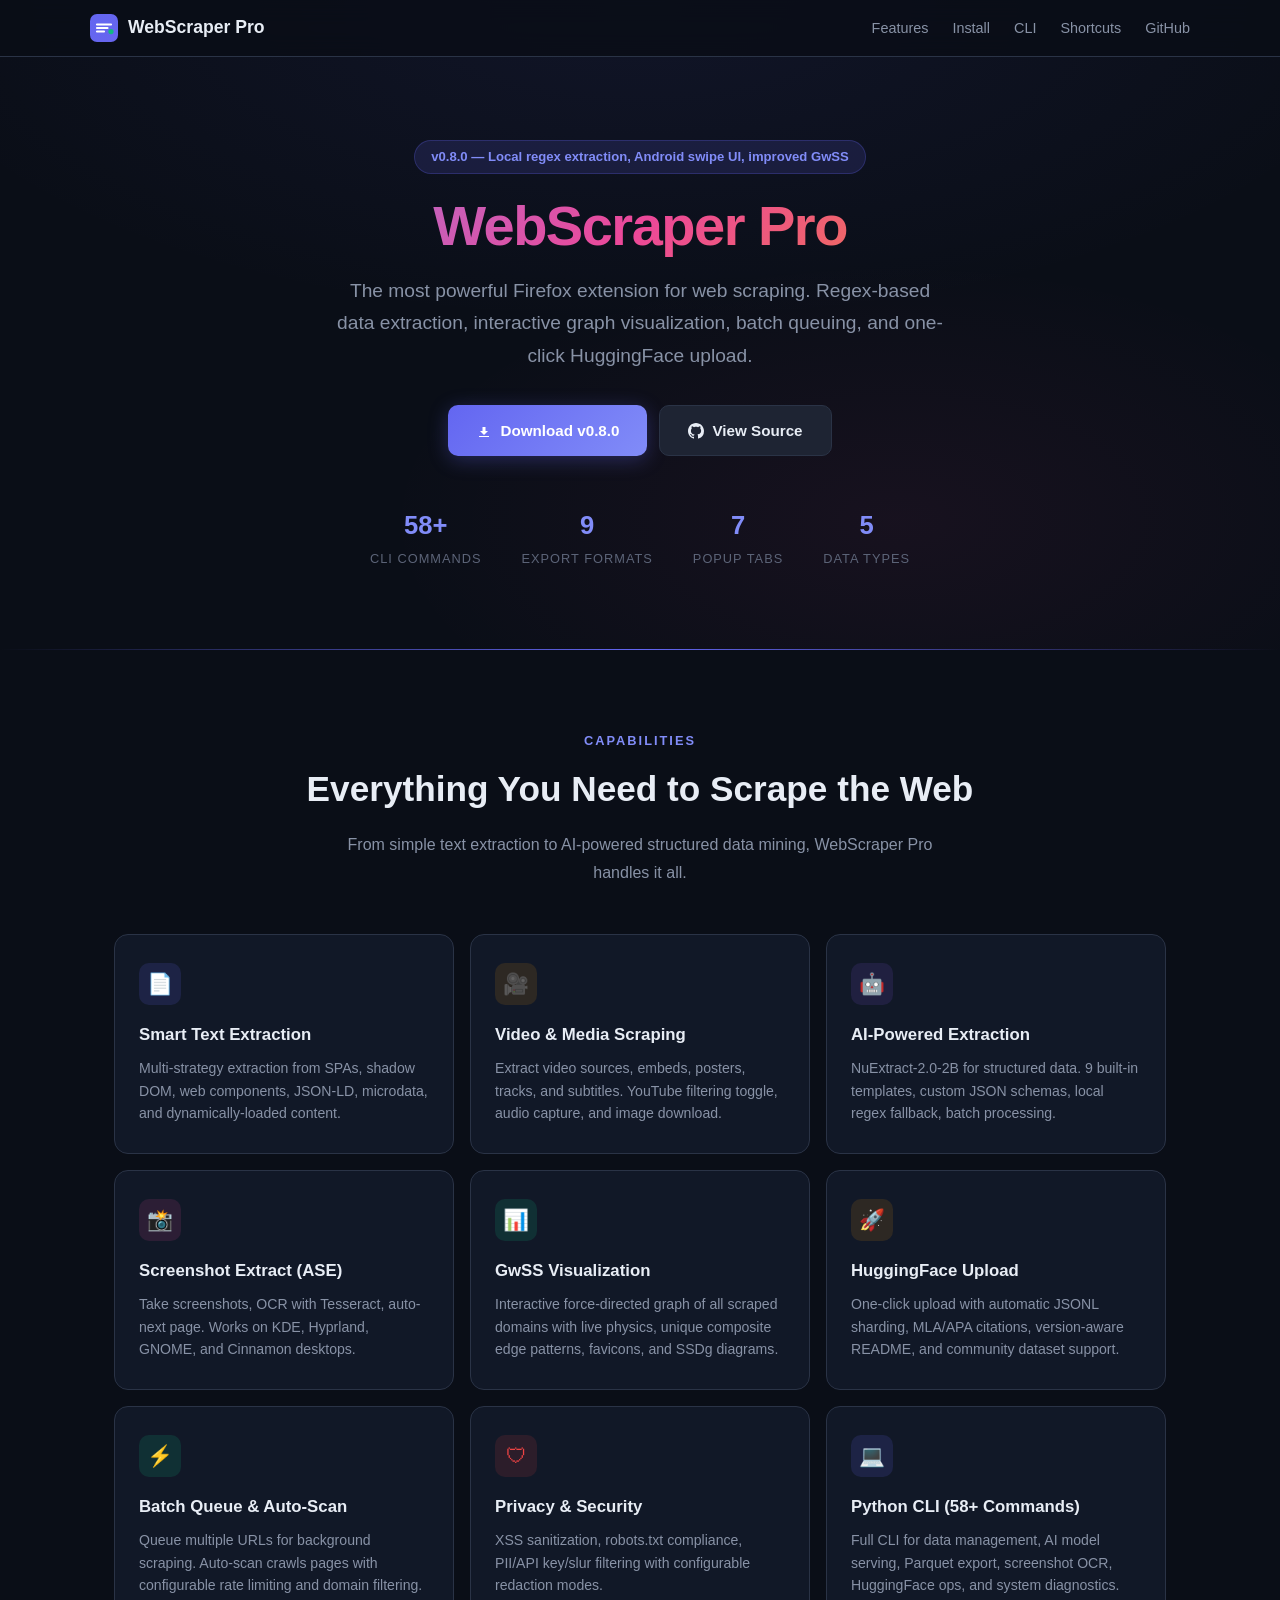
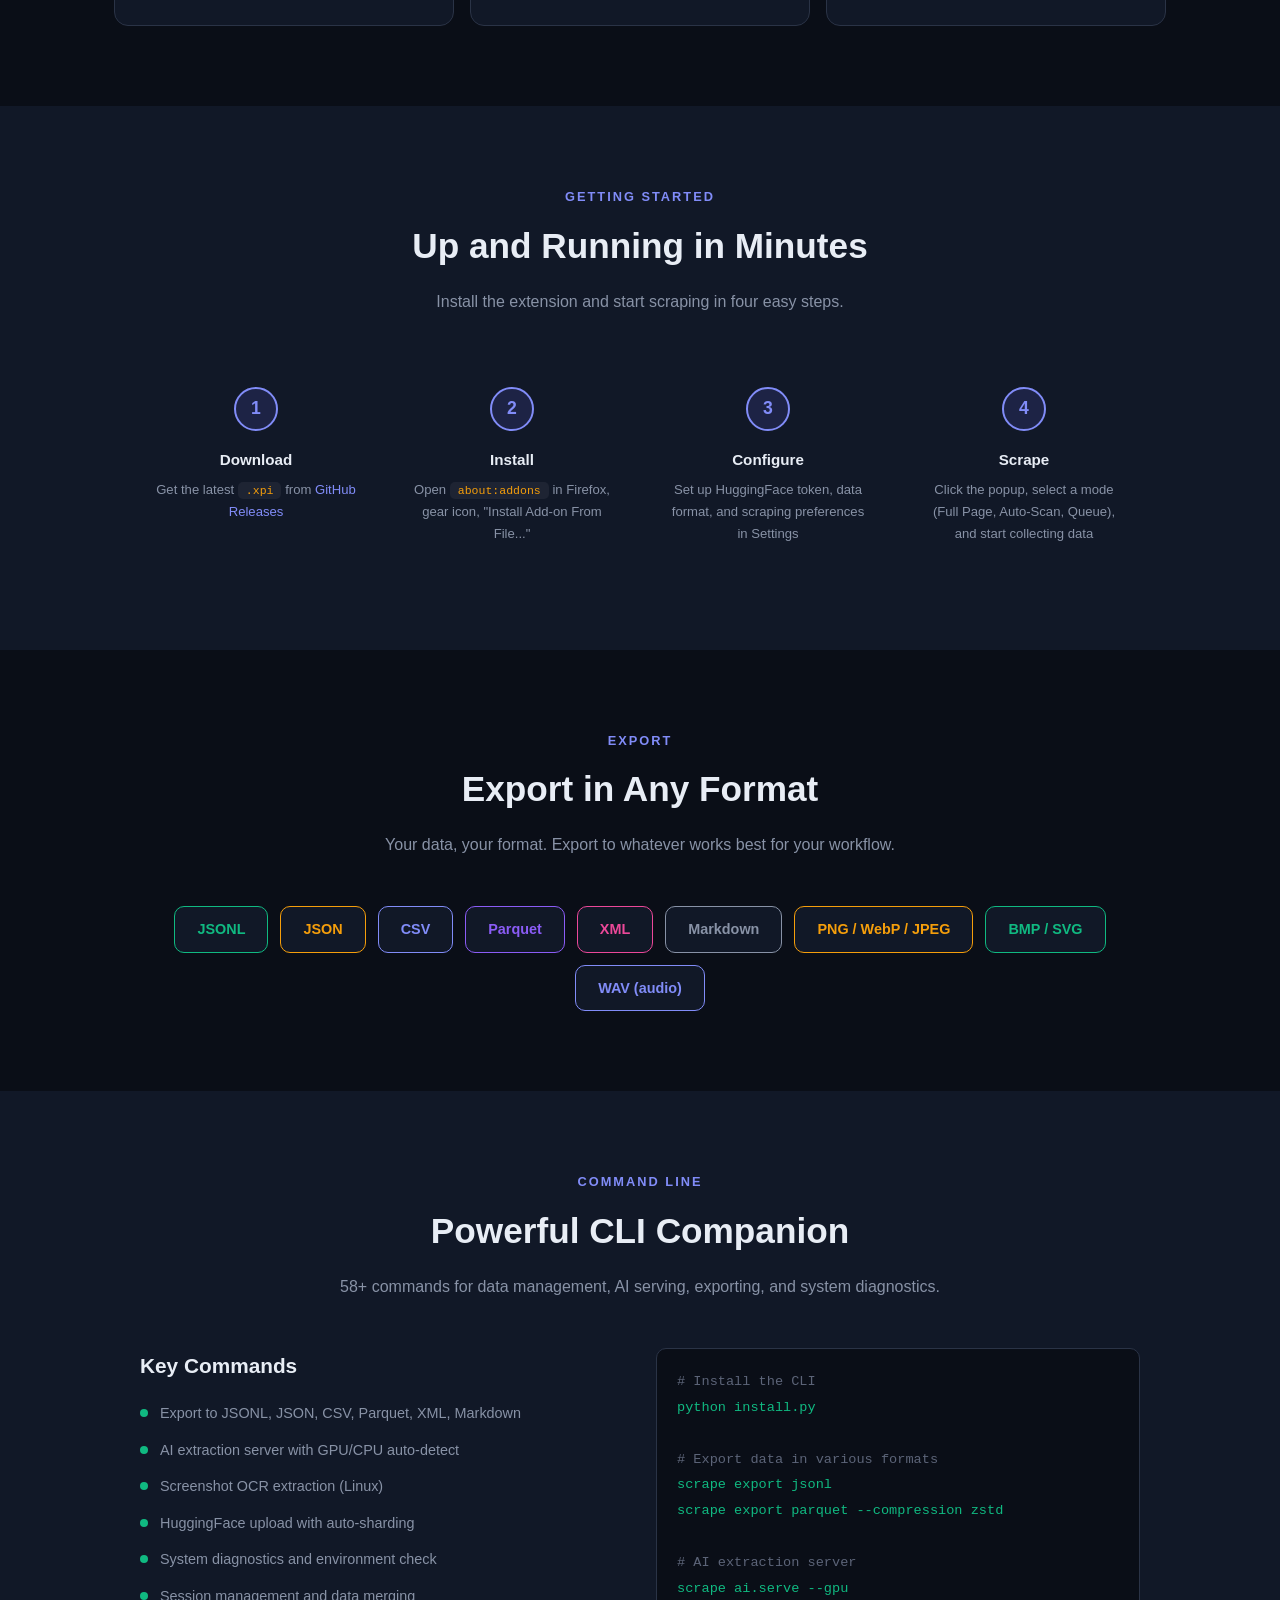
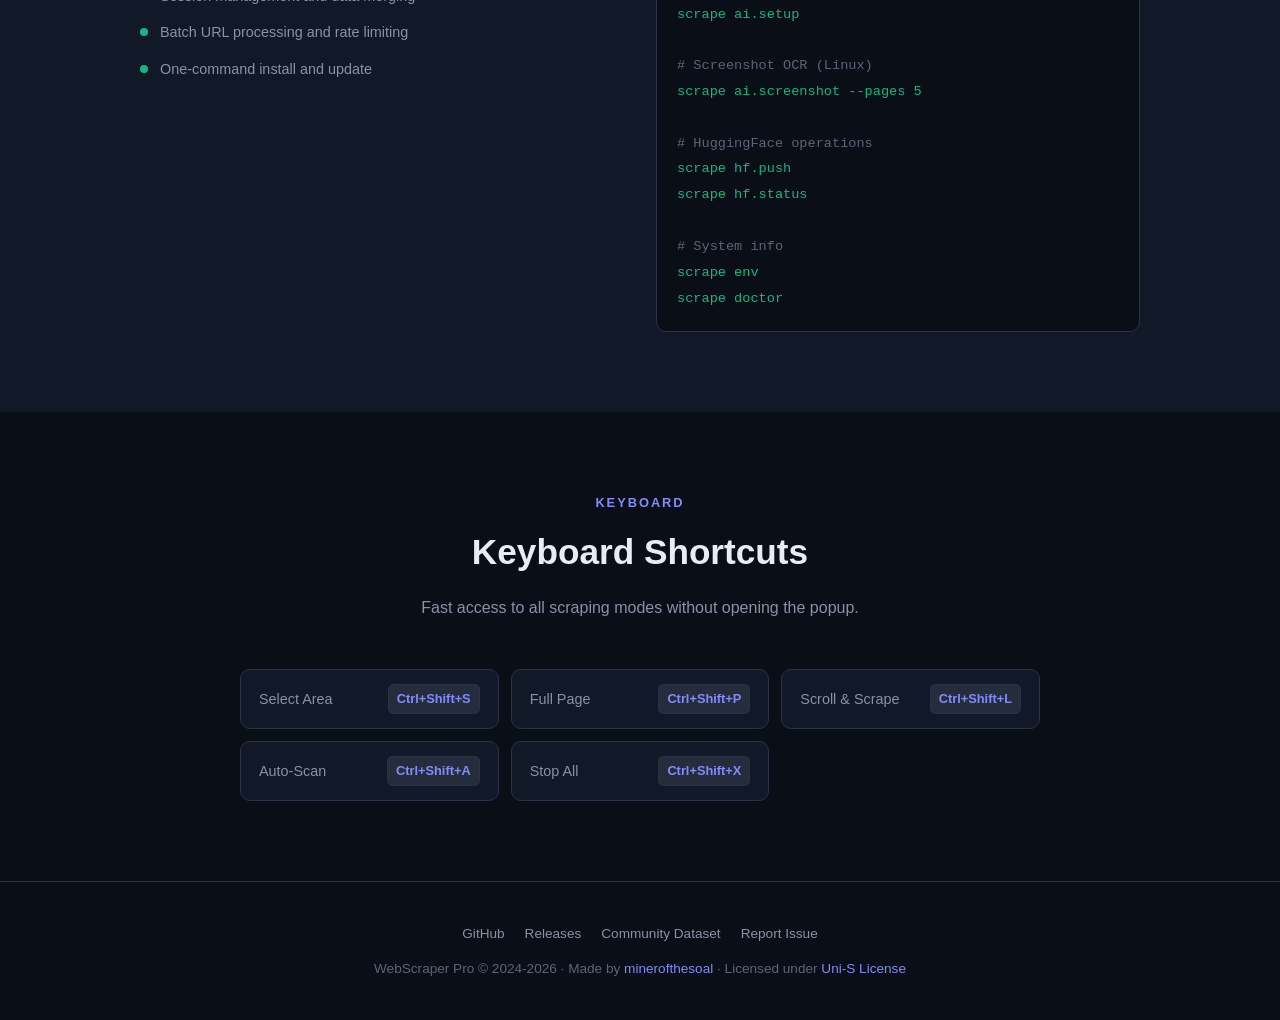
<file: docs/index.html>
<!DOCTYPE html>
<html lang="en">
<head>
  <meta charset="UTF-8">
  <meta name="viewport" content="width=device-width, initial-scale=1.0">
  <title>WebScraper Pro - Firefox Extension for Smart Web Scraping</title>
  <meta name="description" content="WebScraper Pro is a powerful Firefox extension for scraping text, images, links, audio, and video with AI extraction, batch queuing, GwSS visualization, and HuggingFace upload.">
  <style>
    :root {
      --bg: #0a0e17;
      --bg2: #111827;
      --bg3: #1e2433;
      --bg4: #252d3d;
      --border: #2a3346;
      --text: #e8edf5;
      --text2: #8892a6;
      --text3: #5c6478;
      --accent: #818cf8;
      --accent2: #6366f1;
      --accent-glow: rgba(99, 102, 241, 0.15);
      --green: #10b981;
      --green-glow: rgba(16, 185, 129, 0.15);
      --orange: #f59e0b;
      --purple: #8b5cf6;
      --pink: #ec4899;
      --red: #ef4444;
    }
    * { margin: 0; padding: 0; box-sizing: border-box; }
    body {
      font-family: -apple-system, BlinkMacSystemFont, "Segoe UI", Roboto, "Inter", sans-serif;
      background: var(--bg);
      color: var(--text);
      line-height: 1.7;
      overflow-x: hidden;
    }
    a { color: var(--accent); text-decoration: none; transition: color 0.2s; }
    a:hover { color: #a5b4fc; text-decoration: underline; }

    /* ── Nav ── */
    .nav {
      position: fixed; top: 0; left: 0; right: 0; z-index: 100;
      background: rgba(10, 14, 23, 0.85);
      backdrop-filter: blur(12px);
      border-bottom: 1px solid var(--border);
      padding: 0 24px;
    }
    .nav-inner {
      max-width: 1100px; margin: 0 auto;
      display: flex; align-items: center; justify-content: space-between;
      height: 56px;
    }
    .nav-brand {
      display: flex; align-items: center; gap: 10px;
      font-weight: 700; font-size: 1.1rem; color: var(--text);
    }
    .nav-brand svg { width: 28px; height: 28px; }
    .nav-links { display: flex; gap: 24px; }
    .nav-links a { color: var(--text2); font-size: 0.9rem; font-weight: 500; }
    .nav-links a:hover { color: var(--text); text-decoration: none; }

    /* ── Hero ── */
    .hero {
      text-align: center;
      padding: 140px 20px 80px;
      position: relative;
      background:
        radial-gradient(ellipse 60% 50% at 50% 0%, rgba(99, 102, 241, 0.08), transparent),
        radial-gradient(ellipse 40% 40% at 70% 80%, rgba(236, 72, 153, 0.06), transparent),
        var(--bg);
    }
    .hero::after {
      content: ""; position: absolute; bottom: 0; left: 0; right: 0; height: 1px;
      background: linear-gradient(90deg, transparent, var(--accent2), transparent);
    }
    .hero .version-badge {
      display: inline-block;
      background: var(--accent-glow);
      color: var(--accent);
      padding: 5px 16px;
      border-radius: 20px;
      font-size: 0.82rem;
      font-weight: 600;
      border: 1px solid rgba(99, 102, 241, 0.25);
      margin-bottom: 20px;
    }
    .hero h1 {
      font-size: 3.5rem;
      font-weight: 800;
      letter-spacing: -1.5px;
      line-height: 1.15;
      background: linear-gradient(135deg, var(--accent) 0%, var(--pink) 50%, var(--orange) 100%);
      -webkit-background-clip: text;
      -webkit-text-fill-color: transparent;
      background-clip: text;
    }
    .hero .tagline {
      font-size: 1.2rem;
      color: var(--text2);
      margin: 16px auto 32px;
      max-width: 620px;
    }
    .btn-row { display: flex; gap: 12px; justify-content: center; flex-wrap: wrap; }
    .btn {
      display: inline-flex; align-items: center; gap: 8px;
      padding: 12px 28px;
      border-radius: 10px;
      font-size: 0.95rem;
      font-weight: 600;
      border: none;
      cursor: pointer;
      transition: all 0.2s;
    }
    .btn-primary {
      background: linear-gradient(135deg, var(--accent2), var(--accent));
      color: #fff;
      box-shadow: 0 4px 20px rgba(99, 102, 241, 0.3);
    }
    .btn-primary:hover { transform: translateY(-1px); box-shadow: 0 6px 24px rgba(99, 102, 241, 0.4); text-decoration: none; }
    .btn-secondary {
      background: var(--bg3);
      color: var(--text);
      border: 1px solid var(--border);
    }
    .btn-secondary:hover { background: var(--bg4); text-decoration: none; }

    .hero-stats {
      display: flex; gap: 40px; justify-content: center; margin-top: 48px;
      flex-wrap: wrap;
    }
    .hero-stat { text-align: center; }
    .hero-stat .num { font-size: 1.6rem; font-weight: 700; color: var(--accent); }
    .hero-stat .label { font-size: 0.8rem; color: var(--text3); text-transform: uppercase; letter-spacing: 1px; }

    /* ── Container ── */
    .container { max-width: 1100px; margin: 0 auto; padding: 0 24px; }

    /* ── Features ── */
    .features { padding: 80px 20px; }
    .section-label {
      text-align: center;
      font-size: 0.8rem;
      text-transform: uppercase;
      letter-spacing: 2px;
      color: var(--accent);
      font-weight: 600;
      margin-bottom: 8px;
    }
    .section-title {
      text-align: center;
      font-size: 2.2rem;
      font-weight: 700;
      margin-bottom: 12px;
    }
    .section-desc {
      text-align: center;
      color: var(--text2);
      max-width: 600px;
      margin: 0 auto 48px;
    }
    .feature-grid {
      display: grid;
      grid-template-columns: repeat(3, 1fr);
      gap: 16px;
      max-width: 1100px;
      margin: 0 auto;
    }
    .feature-card {
      background: var(--bg2);
      border: 1px solid var(--border);
      border-radius: 14px;
      padding: 28px 24px;
      transition: border-color 0.25s, transform 0.25s, box-shadow 0.25s;
      position: relative;
    }
    .feature-card:hover {
      border-color: var(--accent);
      transform: translateY(-3px);
      box-shadow: 0 8px 30px rgba(99, 102, 241, 0.1);
    }
    .feature-card .fc-icon {
      width: 42px; height: 42px;
      border-radius: 10px;
      display: flex; align-items: center; justify-content: center;
      font-size: 1.3rem;
      margin-bottom: 16px;
    }
    .feature-card h3 { font-size: 1.05rem; margin-bottom: 8px; font-weight: 600; }
    .feature-card p { font-size: 0.88rem; color: var(--text2); line-height: 1.6; }

    /* ── How it works ── */
    .how-it-works { padding: 80px 20px; background: var(--bg2); }
    .steps {
      display: grid; grid-template-columns: repeat(4, 1fr);
      gap: 24px; max-width: 1000px; margin: 0 auto;
    }
    .step {
      text-align: center; padding: 24px 16px;
      position: relative;
    }
    .step-num {
      width: 44px; height: 44px;
      background: var(--accent-glow);
      border: 2px solid var(--accent);
      border-radius: 50%;
      display: flex; align-items: center; justify-content: center;
      font-weight: 700; font-size: 1.1rem; color: var(--accent);
      margin: 0 auto 16px;
    }
    .step h3 { font-size: 0.95rem; margin-bottom: 6px; }
    .step p { font-size: 0.82rem; color: var(--text2); }

    /* ── Export formats ── */
    .formats { padding: 80px 20px; }
    .format-grid {
      display: flex; gap: 12px; justify-content: center; flex-wrap: wrap;
      margin-top: 32px;
    }
    .format-tag {
      padding: 10px 22px;
      background: var(--bg2);
      border: 1px solid var(--border);
      border-radius: 10px;
      font-size: 0.9rem;
      font-weight: 600;
      transition: border-color 0.2s;
    }
    .format-tag:hover { border-color: var(--accent); }

    /* ── CLI ── */
    .cli-section { padding: 80px 20px; background: var(--bg2); }
    .cli-grid {
      display: grid; grid-template-columns: 1fr 1fr;
      gap: 32px; max-width: 1000px; margin: 0 auto;
    }
    .cli-info h3 { font-size: 1.3rem; margin-bottom: 12px; }
    .cli-info p { color: var(--text2); margin-bottom: 16px; }
    .cli-info ul { list-style: none; padding: 0; }
    .cli-info li {
      padding: 6px 0 6px 20px;
      position: relative;
      color: var(--text2);
      font-size: 0.9rem;
    }
    .cli-info li::before {
      content: ""; position: absolute; left: 0; top: 14px;
      width: 8px; height: 8px; background: var(--green);
      border-radius: 50%;
    }
    pre {
      background: var(--bg);
      border: 1px solid var(--border);
      border-radius: 10px;
      padding: 20px;
      overflow-x: auto;
      font-size: 0.85rem;
      color: var(--green);
      line-height: 1.9;
    }
    pre .comment { color: var(--text3); }

    /* ── Shortcuts ── */
    .shortcuts { padding: 80px 20px; }
    .shortcut-grid {
      display: grid; grid-template-columns: repeat(auto-fit, minmax(200px, 1fr));
      gap: 12px; max-width: 800px; margin: 0 auto;
    }
    .shortcut {
      display: flex; align-items: center; justify-content: space-between;
      background: var(--bg2);
      border: 1px solid var(--border);
      border-radius: 10px;
      padding: 14px 18px;
    }
    .shortcut .label { font-size: 0.9rem; color: var(--text2); }
    kbd {
      background: var(--bg4);
      border: 1px solid var(--border);
      border-radius: 5px;
      padding: 3px 8px;
      font-size: 0.8rem;
      font-weight: 600;
      color: var(--accent);
      font-family: inherit;
    }

    /* ── Footer ── */
    .footer {
      text-align: center;
      padding: 40px 20px;
      border-top: 1px solid var(--border);
      color: var(--text3);
      font-size: 0.85rem;
    }
    .footer-links { display: flex; gap: 20px; justify-content: center; margin-bottom: 12px; }
    .footer-links a { color: var(--text2); font-size: 0.85rem; }

    code {
      background: var(--bg3);
      padding: 2px 8px;
      border-radius: 5px;
      font-size: 0.88em;
      color: var(--orange);
    }

    @media (max-width: 768px) {
      .hero h1 { font-size: 2.2rem; }
      .hero .tagline { font-size: 1rem; }
      .feature-grid { grid-template-columns: 1fr; }
      .steps { grid-template-columns: 1fr 1fr; }
      .cli-grid { grid-template-columns: 1fr; }
      .nav-links { display: none; }
    }
    @media (max-width: 480px) {
      .steps { grid-template-columns: 1fr; }
    }
  </style>
</head>
<body>
  <!-- Nav -->
  <nav class="nav">
    <div class="nav-inner">
      <div class="nav-brand">
        <svg viewBox="0 0 32 32" fill="none">
          <rect width="32" height="32" rx="8" fill="url(#logo-grad)"/>
          <path d="M8 12h16M8 16h12M8 20h8" stroke="#fff" stroke-width="2.5" stroke-linecap="round"/>
          <circle cx="24" cy="20" r="3" fill="#10b981"/>
          <defs><linearGradient id="logo-grad" x1="0" y1="0" x2="32" y2="32"><stop stop-color="#6366f1"/><stop offset="1" stop-color="#ec4899"/></linearGradient></defs>
        </svg>
        WebScraper Pro
      </div>
      <div class="nav-links">
        <a href="#features">Features</a>
        <a href="#install">Install</a>
        <a href="#cli">CLI</a>
        <a href="#shortcuts">Shortcuts</a>
        <a href="https://github.com/minerofthesoal/Scraper">GitHub</a>
      </div>
    </div>
  </nav>

  <!-- Hero -->
  <div class="hero">
    <span class="version-badge">v0.8.0 &mdash; Local regex extraction, Android swipe UI, improved GwSS</span>
    <h1>WebScraper Pro</h1>
    <p class="tagline">
      The most powerful Firefox extension for web scraping. Regex-based data extraction, interactive graph visualization, batch queuing, and one-click HuggingFace upload.
    </p>
    <div class="btn-row">
      <a href="https://github.com/minerofthesoal/Scraper/releases" class="btn btn-primary">
        <svg width="16" height="16" viewBox="0 0 16 16" fill="currentColor"><path d="M8 12l-4-4h2.5V4h3v4H12L8 12zM3 14h10v-1H3v1z"/></svg>
        Download v0.8.0
      </a>
      <a href="https://github.com/minerofthesoal/Scraper" class="btn btn-secondary">
        <svg width="16" height="16" viewBox="0 0 16 16" fill="currentColor"><path fill-rule="evenodd" d="M8 0C3.58 0 0 3.58 0 8c0 3.54 2.29 6.53 5.47 7.59.4.07.55-.17.55-.38 0-.19-.01-.82-.01-1.49-2.01.37-2.53-.49-2.69-.94-.09-.23-.48-.94-.82-1.13-.28-.15-.68-.52-.01-.53.63-.01 1.08.58 1.23.82.72 1.21 1.87.87 2.33.66.07-.52.28-.87.51-1.07-1.78-.2-3.64-.89-3.64-3.95 0-.87.31-1.59.82-2.15-.08-.2-.36-1.02.08-2.12 0 0 .67-.21 2.2.82.64-.18 1.32-.27 2-.27.68 0 1.36.09 2 .27 1.53-1.04 2.2-.82 2.2-.82.44 1.1.16 1.92.08 2.12.51.56.82 1.27.82 2.15 0 3.07-1.87 3.75-3.65 3.95.29.25.54.73.54 1.48 0 1.07-.01 1.93-.01 2.2 0 .21.15.46.55.38A8.013 8.013 0 0016 8c0-4.42-3.58-8-8-8z"/></svg>
        View Source
      </a>
    </div>
    <div class="hero-stats">
      <div class="hero-stat"><div class="num">58+</div><div class="label">CLI Commands</div></div>
      <div class="hero-stat"><div class="num">9</div><div class="label">Export Formats</div></div>
      <div class="hero-stat"><div class="num">7</div><div class="label">Popup Tabs</div></div>
      <div class="hero-stat"><div class="num">5</div><div class="label">Data Types</div></div>
    </div>
  </div>

  <!-- Features -->
  <section class="features" id="features">
    <div class="container">
      <div class="section-label">Capabilities</div>
      <h2 class="section-title">Everything You Need to Scrape the Web</h2>
      <p class="section-desc">From simple text extraction to AI-powered structured data mining, WebScraper Pro handles it all.</p>

      <div class="feature-grid">
        <div class="feature-card">
          <div class="fc-icon" style="background: var(--accent-glow); color: var(--accent)">&#128196;</div>
          <h3>Smart Text Extraction</h3>
          <p>Multi-strategy extraction from SPAs, shadow DOM, web components, JSON-LD, microdata, and dynamically-loaded content.</p>
        </div>
        <div class="feature-card">
          <div class="fc-icon" style="background: rgba(245, 158, 11, 0.12); color: var(--orange)">&#127909;</div>
          <h3>Video &amp; Media Scraping</h3>
          <p>Extract video sources, embeds, posters, tracks, and subtitles. YouTube filtering toggle, audio capture, and image download.</p>
        </div>
        <div class="feature-card">
          <div class="fc-icon" style="background: rgba(139, 92, 246, 0.12); color: var(--purple)">&#129302;</div>
          <h3>AI-Powered Extraction</h3>
          <p>NuExtract-2.0-2B for structured data. 9 built-in templates, custom JSON schemas, local regex fallback, batch processing.</p>
        </div>
        <div class="feature-card">
          <div class="fc-icon" style="background: rgba(236, 72, 153, 0.12); color: var(--pink)">&#128248;</div>
          <h3>Screenshot Extract (ASE)</h3>
          <p>Take screenshots, OCR with Tesseract, auto-next page. Works on KDE, Hyprland, GNOME, and Cinnamon desktops.</p>
        </div>
        <div class="feature-card">
          <div class="fc-icon" style="background: var(--green-glow); color: var(--green)">&#128202;</div>
          <h3>GwSS Visualization</h3>
          <p>Interactive force-directed graph of all scraped domains with live physics, unique composite edge patterns, favicons, and SSDg diagrams.</p>
        </div>
        <div class="feature-card">
          <div class="fc-icon" style="background: rgba(245, 158, 11, 0.12); color: var(--orange)">&#128640;</div>
          <h3>HuggingFace Upload</h3>
          <p>One-click upload with automatic JSONL sharding, MLA/APA citations, version-aware README, and community dataset support.</p>
        </div>
        <div class="feature-card">
          <div class="fc-icon" style="background: var(--green-glow); color: var(--green)">&#9889;</div>
          <h3>Batch Queue &amp; Auto-Scan</h3>
          <p>Queue multiple URLs for background scraping. Auto-scan crawls pages with configurable rate limiting and domain filtering.</p>
        </div>
        <div class="feature-card">
          <div class="fc-icon" style="background: rgba(239, 68, 68, 0.12); color: var(--red)">&#128737;</div>
          <h3>Privacy &amp; Security</h3>
          <p>XSS sanitization, robots.txt compliance, PII/API key/slur filtering with configurable redaction modes.</p>
        </div>
        <div class="feature-card">
          <div class="fc-icon" style="background: var(--accent-glow); color: var(--accent)">&#128187;</div>
          <h3>Python CLI (58+ Commands)</h3>
          <p>Full CLI for data management, AI model serving, Parquet export, screenshot OCR, HuggingFace ops, and system diagnostics.</p>
        </div>
      </div>
    </div>
  </section>

  <!-- How it Works -->
  <section class="how-it-works" id="install">
    <div class="container">
      <div class="section-label">Getting Started</div>
      <h2 class="section-title">Up and Running in Minutes</h2>
      <p class="section-desc">Install the extension and start scraping in four easy steps.</p>

      <div class="steps">
        <div class="step">
          <div class="step-num">1</div>
          <h3>Download</h3>
          <p>Get the latest <code>.xpi</code> from <a href="https://github.com/minerofthesoal/Scraper/releases">GitHub Releases</a></p>
        </div>
        <div class="step">
          <div class="step-num">2</div>
          <h3>Install</h3>
          <p>Open <code>about:addons</code> in Firefox, gear icon, "Install Add-on From File..."</p>
        </div>
        <div class="step">
          <div class="step-num">3</div>
          <h3>Configure</h3>
          <p>Set up HuggingFace token, data format, and scraping preferences in Settings</p>
        </div>
        <div class="step">
          <div class="step-num">4</div>
          <h3>Scrape</h3>
          <p>Click the popup, select a mode (Full Page, Auto-Scan, Queue), and start collecting data</p>
        </div>
      </div>
    </div>
  </section>

  <!-- Export Formats -->
  <section class="formats">
    <div class="container">
      <div class="section-label">Export</div>
      <h2 class="section-title">Export in Any Format</h2>
      <p class="section-desc">Your data, your format. Export to whatever works best for your workflow.</p>
      <div class="format-grid">
        <div class="format-tag" style="border-color: var(--green); color: var(--green)">JSONL</div>
        <div class="format-tag" style="border-color: var(--orange); color: var(--orange)">JSON</div>
        <div class="format-tag" style="border-color: var(--accent); color: var(--accent)">CSV</div>
        <div class="format-tag" style="border-color: var(--purple); color: var(--purple)">Parquet</div>
        <div class="format-tag" style="border-color: var(--pink); color: var(--pink)">XML</div>
        <div class="format-tag" style="border-color: var(--text2); color: var(--text2)">Markdown</div>
        <div class="format-tag" style="border-color: var(--orange); color: var(--orange)">PNG / WebP / JPEG</div>
        <div class="format-tag" style="border-color: var(--green); color: var(--green)">BMP / SVG</div>
        <div class="format-tag" style="border-color: var(--accent); color: var(--accent)">WAV (audio)</div>
      </div>
    </div>
  </section>

  <!-- CLI -->
  <section class="cli-section" id="cli">
    <div class="container">
      <div class="section-label">Command Line</div>
      <h2 class="section-title">Powerful CLI Companion</h2>
      <p class="section-desc">58+ commands for data management, AI serving, exporting, and system diagnostics.</p>

      <div class="cli-grid">
        <div class="cli-info">
          <h3>Key Commands</h3>
          <ul>
            <li>Export to JSONL, JSON, CSV, Parquet, XML, Markdown</li>
            <li>AI extraction server with GPU/CPU auto-detect</li>
            <li>Screenshot OCR extraction (Linux)</li>
            <li>HuggingFace upload with auto-sharding</li>
            <li>System diagnostics and environment check</li>
            <li>Session management and data merging</li>
            <li>Batch URL processing and rate limiting</li>
            <li>One-command install and update</li>
          </ul>
        </div>
        <div>
<pre><span class="comment"># Install the CLI</span>
python install.py

<span class="comment"># Export data in various formats</span>
scrape export jsonl
scrape export parquet --compression zstd

<span class="comment"># AI extraction server</span>
scrape ai.serve --gpu
scrape ai.setup

<span class="comment"># Screenshot OCR (Linux)</span>
scrape ai.screenshot --pages 5

<span class="comment"># HuggingFace operations</span>
scrape hf.push
scrape hf.status

<span class="comment"># System info</span>
scrape env
scrape doctor</pre>
        </div>
      </div>
    </div>
  </section>

  <!-- Shortcuts -->
  <section class="shortcuts" id="shortcuts">
    <div class="container">
      <div class="section-label">Keyboard</div>
      <h2 class="section-title">Keyboard Shortcuts</h2>
      <p class="section-desc">Fast access to all scraping modes without opening the popup.</p>

      <div class="shortcut-grid">
        <div class="shortcut">
          <span class="label">Select Area</span>
          <kbd>Ctrl+Shift+S</kbd>
        </div>
        <div class="shortcut">
          <span class="label">Full Page</span>
          <kbd>Ctrl+Shift+P</kbd>
        </div>
        <div class="shortcut">
          <span class="label">Scroll &amp; Scrape</span>
          <kbd>Ctrl+Shift+L</kbd>
        </div>
        <div class="shortcut">
          <span class="label">Auto-Scan</span>
          <kbd>Ctrl+Shift+A</kbd>
        </div>
        <div class="shortcut">
          <span class="label">Stop All</span>
          <kbd>Ctrl+Shift+X</kbd>
        </div>
      </div>
    </div>
  </section>

  <!-- Footer -->
  <footer class="footer">
    <div class="footer-links">
      <a href="https://github.com/minerofthesoal/Scraper">GitHub</a>
      <a href="https://github.com/minerofthesoal/Scraper/releases">Releases</a>
      <a href="https://huggingface.co/datasets/ray0rf1re/Site.scraped">Community Dataset</a>
      <a href="https://github.com/minerofthesoal/Scraper/issues">Report Issue</a>
    </div>
    <p>
      WebScraper Pro &copy; 2024-2026 &middot;
      Made by <a href="https://github.com/minerofthesoal">minerofthesoal</a> &middot;
      Licensed under <a href="https://github.com/minerofthesoal/Scraper/blob/main/LICENSE">Uni-S License</a>
    </p>
  </footer>
</body>
</html>
</file>
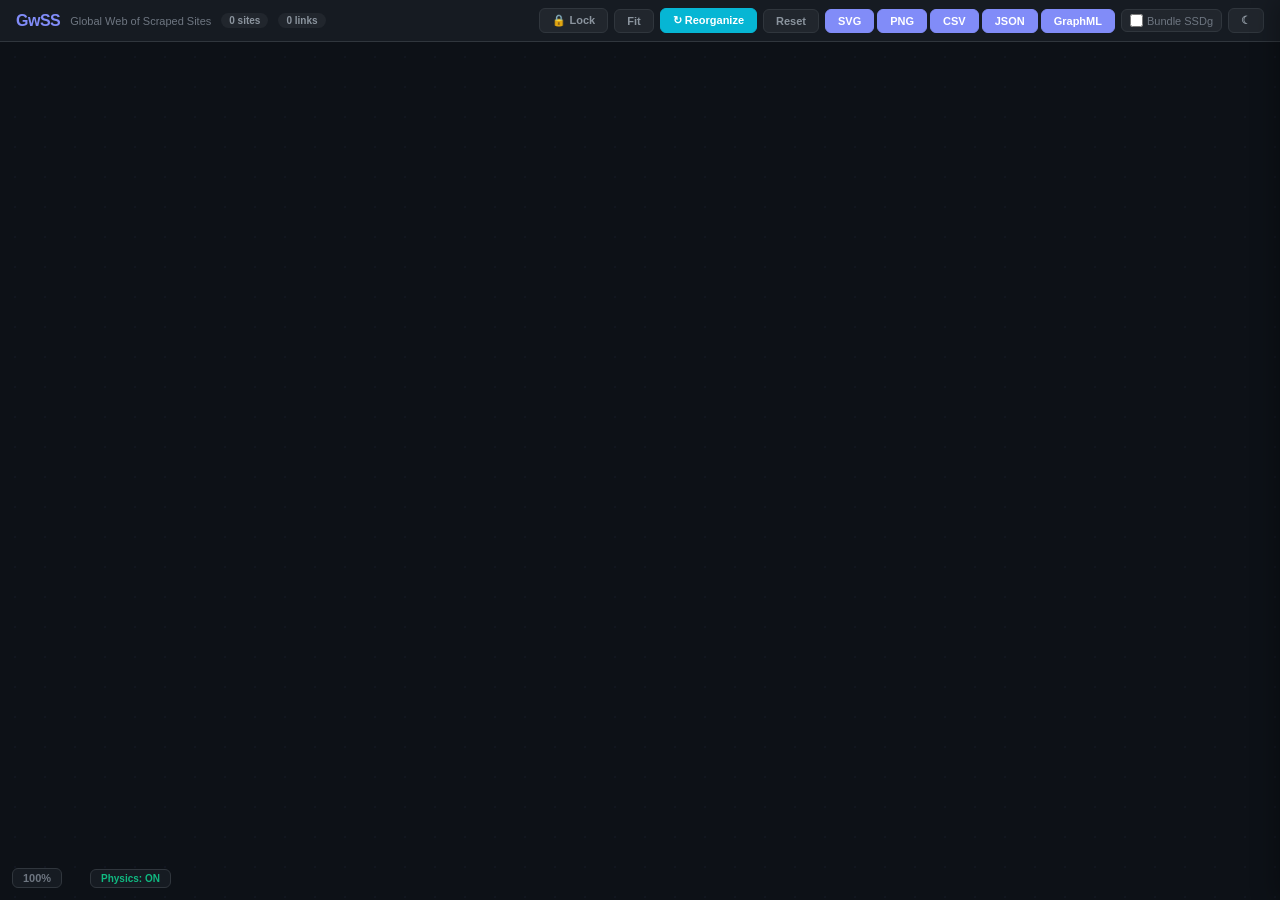
<file: extension/gwss/gwss.html>
<!DOCTYPE html>
<html lang="en">
<head>
  <meta charset="UTF-8">
  <title>WebScraper Pro - Global Web of Scraped Sites</title>
  <link rel="stylesheet" href="gwss.css">
</head>
<body>
  <div id="app">
    <!-- Top Bar -->
    <header id="topbar">
      <div class="topbar-left">
        <h1>GwSS</h1>
        <span class="subtitle">Global Web of Scraped Sites</span>
        <span id="node-count" class="node-count">0 sites</span>
        <span id="edge-count" class="edge-count">0 links</span>
      </div>
      <div class="topbar-right">
        <!-- Physics lock toggle -->
        <button id="btn-lock" class="tb-btn tb-lock" title="Lock/Unlock node movement">&#128274; Lock</button>
        <button id="btn-fit" class="tb-btn" title="Fit all nodes">Fit</button>
        <button id="btn-reorganize" class="tb-btn tb-reorg" title="Reorganize layout">&#x21BB; Reorganize</button>
        <button id="btn-reset" class="tb-btn" title="Reset view">Reset</button>
        <div class="export-group">
          <button id="btn-export-svg" class="tb-btn tb-export">SVG</button>
          <button id="btn-export-png" class="tb-btn tb-export">PNG</button>
          <button id="btn-export-csv" class="tb-btn tb-export">CSV</button>
          <button id="btn-export-json" class="tb-btn tb-export">JSON</button>
          <button id="btn-export-graphml" class="tb-btn tb-export">GraphML</button>
        </div>
        <label class="tb-toggle" title="Export SSDg alongside GwSS">
          <input type="checkbox" id="chk-bundle-ssdg">
          <span>Bundle SSDg</span>
        </label>
        <button id="btn-theme" class="tb-btn" title="Toggle theme">&#9790;</button>
      </div>
    </header>

    <!-- Main Canvas Area -->
    <div id="canvas-wrap">
      <canvas id="gwss-canvas"></canvas>
      <!-- Tooltip overlay -->
      <div id="tooltip" class="tooltip hidden"></div>
      <!-- Zoom indicator -->
      <div id="zoom-level" class="zoom-indicator">100%</div>
      <!-- Physics status badge -->
      <div id="physics-badge" class="physics-badge">Physics: ON</div>
    </div>

    <!-- Side Panel (appears when a node is clicked) -->
    <div id="side-panel" class="side-panel hidden">
      <div class="sp-header">
        <h2 id="sp-title">Site Details</h2>
        <button id="sp-close" class="btn-icon">&times;</button>
      </div>

      <!-- Site overview -->
      <div id="sp-overview" class="sp-section">
        <div class="sp-meta-grid">
          <span class="sp-label">Domain</span><span id="sp-domain" class="sp-value">--</span>
          <span class="sp-label">Records</span><span id="sp-records" class="sp-value">--</span>
          <span class="sp-label">Data Size</span><span id="sp-size" class="sp-value">--</span>
          <span class="sp-label">Time Taken</span><span id="sp-time" class="sp-value">--</span>
          <span class="sp-label">Data Types</span><span id="sp-types" class="sp-value">--</span>
          <span class="sp-label">Tags</span><span id="sp-tags" class="sp-value sp-tags-wrap">--</span>
        </div>
      </div>

      <!-- Image previews -->
      <div id="sp-images" class="sp-section hidden">
        <h3>Image Previews</h3>
        <div id="sp-image-grid" class="sp-image-grid"></div>
      </div>

      <!-- SSDg flowchart (Single Site Data Graph) -->
      <div id="sp-ssdg" class="sp-section">
        <h3>Data Flow <small>(SSDg)</small></h3>
        <canvas id="ssdg-canvas" width="340" height="300"></canvas>
      </div>

      <!-- Record list -->
      <div id="sp-records-list" class="sp-section">
        <h3>Records <span id="sp-rec-count" class="sp-count"></span></h3>
        <div id="sp-rec-list" class="sp-rec-list"></div>
      </div>
    </div>
  </div>

  <script src="gwss.js"></script>
</body>
</html>
</file>
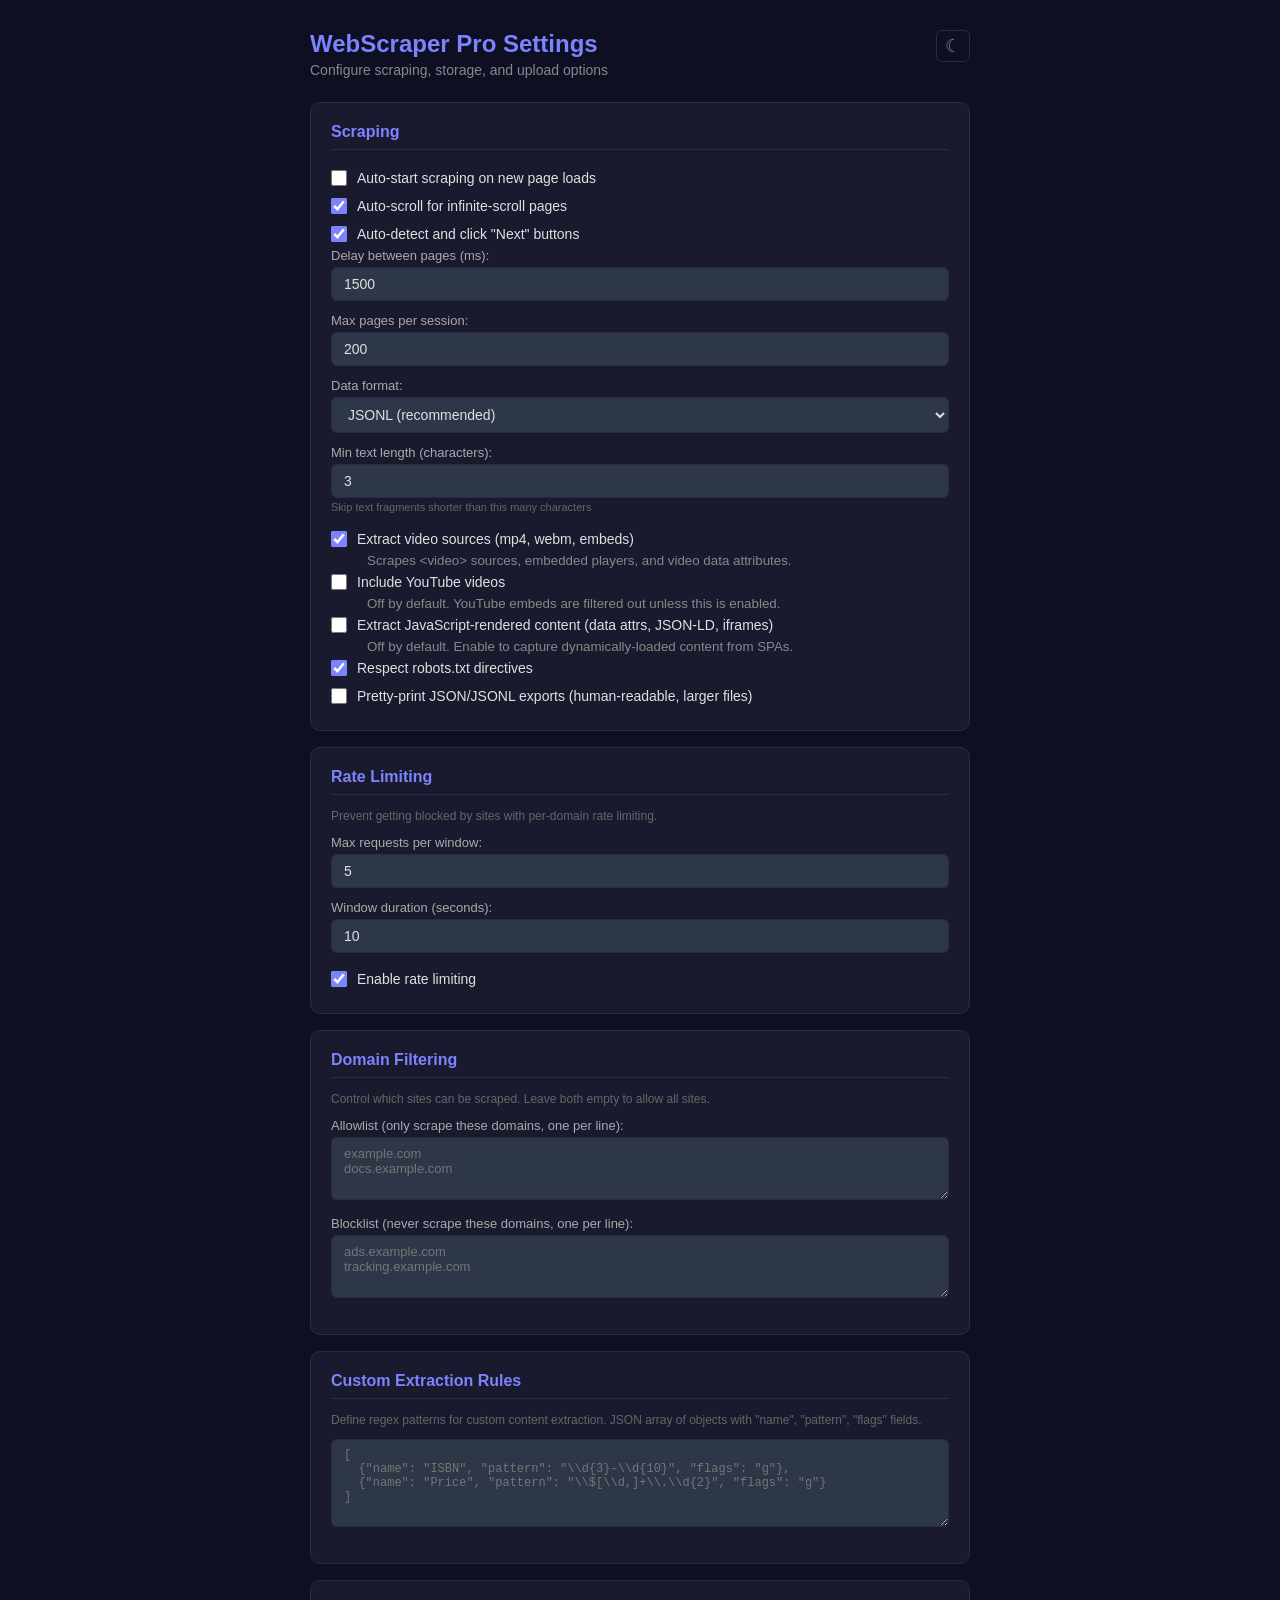
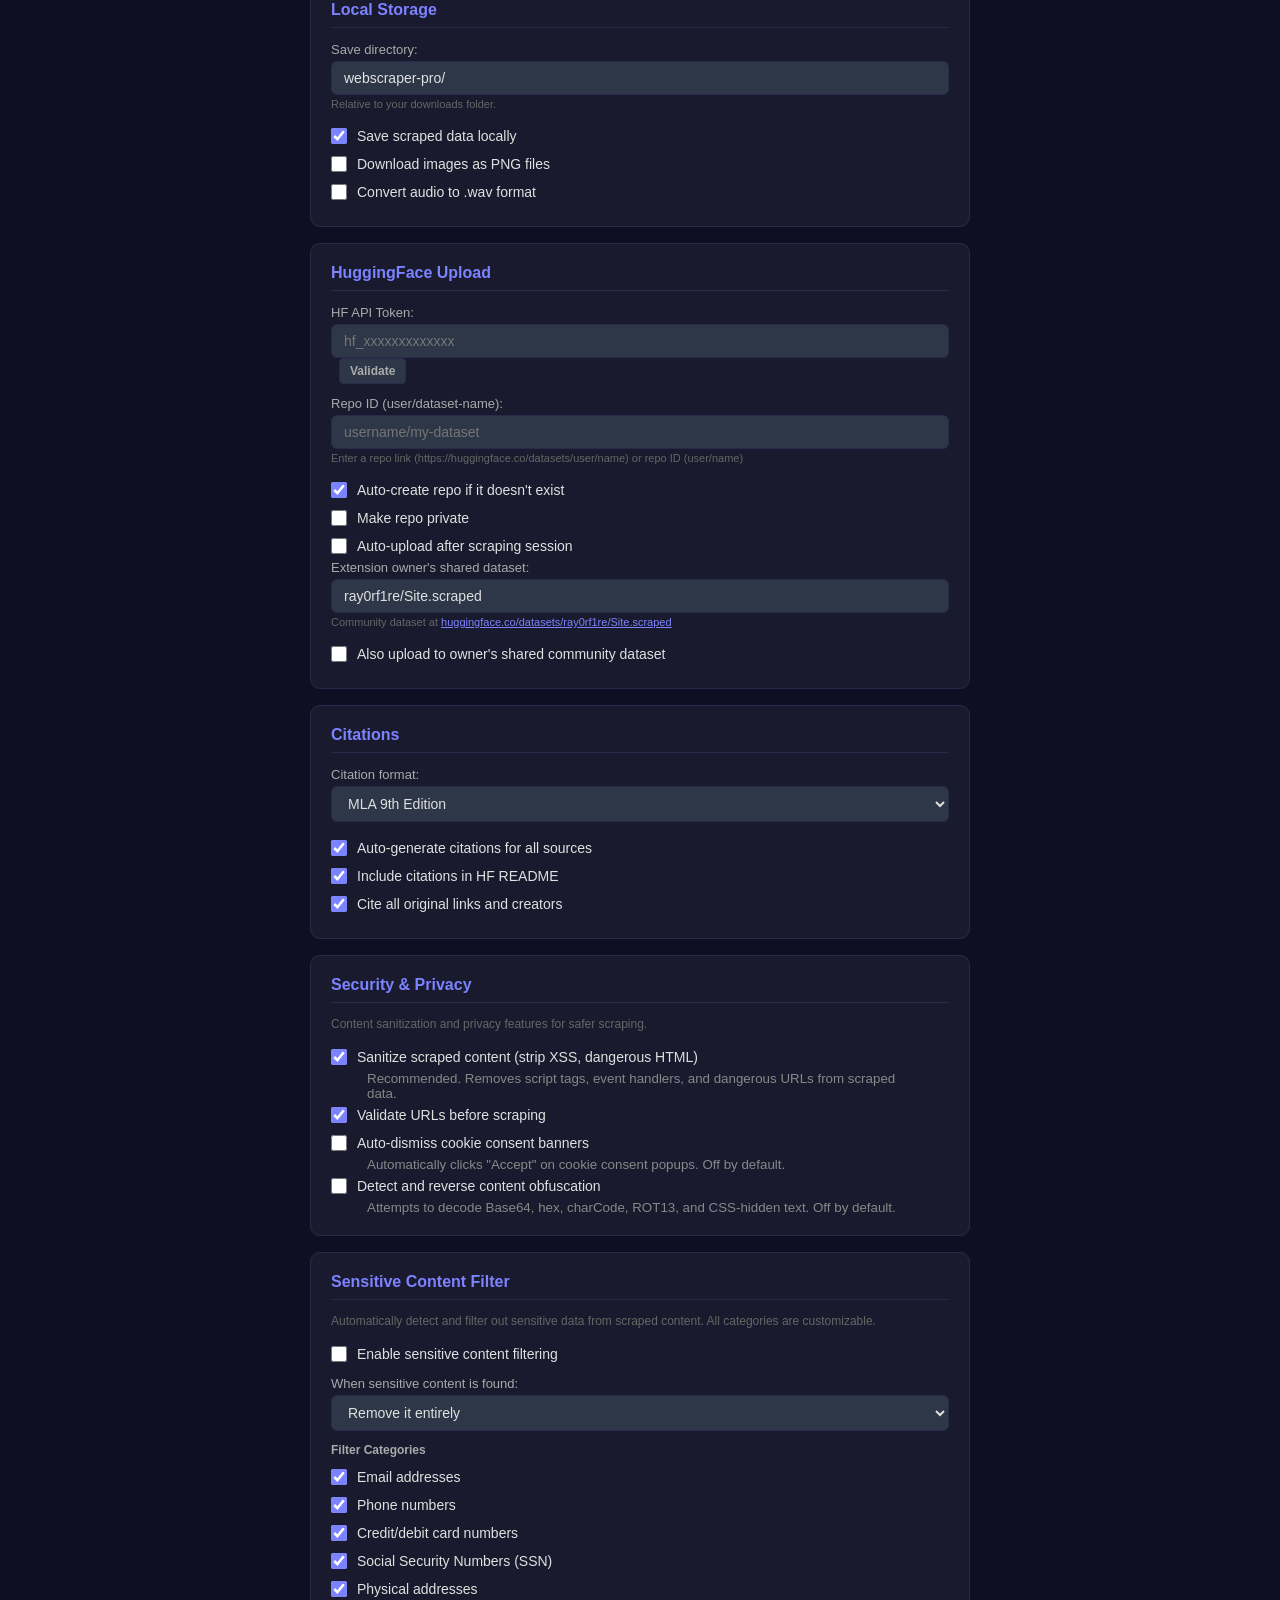
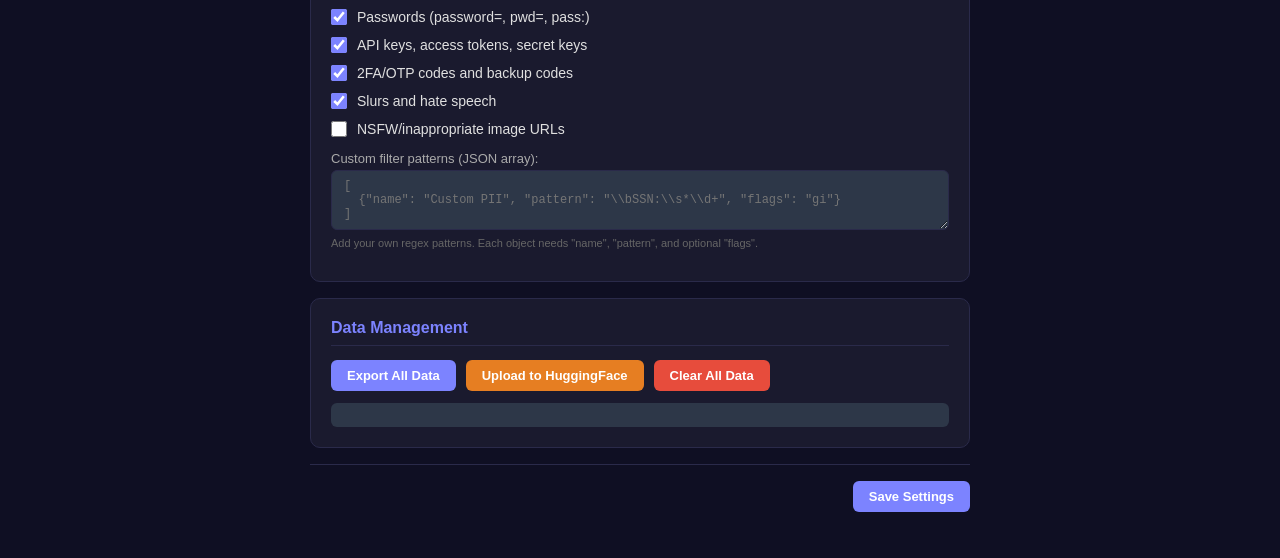
<file: extension/options/options.html>
<!DOCTYPE html>
<html lang="en">
<head>
  <meta charset="UTF-8">
  <title>WebScraper Pro - Settings v0.8.4.1</title>
  <link rel="stylesheet" href="options.css">
</head>
<body>
  <div class="options-container">
    <header>
      <div>
        <h1>WebScraper Pro Settings</h1>
        <p class="subtitle">Configure scraping, storage, and upload options</p>
      </div>
      <button id="btn-theme" class="btn-icon" title="Toggle theme">&#9790;</button>
    </header>

    <!-- Scraping Settings -->
    <section class="card">
      <h2>Scraping</h2>

      <label class="toggle-row">
        <input type="checkbox" id="chk-auto-start">
        <span>Auto-start scraping on new page loads</span>
      </label>

      <label class="toggle-row">
        <input type="checkbox" id="chk-auto-scroll" checked>
        <span>Auto-scroll for infinite-scroll pages</span>
      </label>

      <label class="toggle-row">
        <input type="checkbox" id="chk-auto-next" checked>
        <span>Auto-detect and click "Next" buttons</span>
      </label>

      <div class="field">
        <label for="inp-delay">Delay between pages (ms):</label>
        <input type="number" id="inp-delay" value="1500" min="500" max="30000" step="100">
      </div>

      <div class="field">
        <label for="inp-max-pages">Max pages per session:</label>
        <input type="number" id="inp-max-pages" value="200" min="1" max="10000">
      </div>

      <div class="field">
        <label for="sel-format">Data format:</label>
        <select id="sel-format">
          <option value="jsonl">JSONL (recommended)</option>
          <option value="json">JSON</option>
          <option value="csv">CSV</option>
          <option value="xml">XML</option>
          <option value="md">Markdown (.md)</option>
          <option value="html">HTML (.html)</option>
          <option value="parquet">Parquet (optimized, requires CLI)</option>
        </select>
      </div>

      <div class="field">
        <label for="inp-min-text">Min text length (characters):</label>
        <input type="number" id="inp-min-text" value="3" min="1" max="1000" step="1">
        <small>Skip text fragments shorter than this many characters</small>
      </div>

      <label class="toggle-row">
        <input type="checkbox" id="chk-scrape-video" checked>
        <span>Extract video sources (mp4, webm, embeds)</span>
      </label>
      <small style="display:block;padding:0 36px;color:#888">Scrapes &lt;video&gt; sources, embedded players, and video data attributes.</small>

      <label class="toggle-row">
        <input type="checkbox" id="chk-allow-youtube">
        <span>Include YouTube videos</span>
      </label>
      <small style="display:block;padding:0 36px;color:#888">Off by default. YouTube embeds are filtered out unless this is enabled.</small>

      <label class="toggle-row">
        <input type="checkbox" id="chk-scrape-js">
        <span>Extract JavaScript-rendered content (data attrs, JSON-LD, iframes)</span>
      </label>
      <small style="display:block;padding:0 36px;color:#888">Off by default. Enable to capture dynamically-loaded content from SPAs.</small>

      <label class="toggle-row">
        <input type="checkbox" id="chk-respect-robots" checked>
        <span>Respect robots.txt directives</span>
      </label>

      <label class="toggle-row">
        <input type="checkbox" id="chk-pretty-print">
        <span>Pretty-print JSON/JSONL exports (human-readable, larger files)</span>
      </label>
    </section>

    <!-- Rate Limiting -->
    <section class="card">
      <h2>Rate Limiting</h2>
      <small class="card-hint">Prevent getting blocked by sites with per-domain rate limiting.</small>

      <div class="field">
        <label for="inp-rate-max">Max requests per window:</label>
        <input type="number" id="inp-rate-max" value="5" min="1" max="100">
      </div>

      <div class="field">
        <label for="inp-rate-window">Window duration (seconds):</label>
        <input type="number" id="inp-rate-window" value="10" min="1" max="300">
      </div>

      <label class="toggle-row">
        <input type="checkbox" id="chk-rate-enabled" checked>
        <span>Enable rate limiting</span>
      </label>
    </section>

    <!-- Domain Filtering -->
    <section class="card">
      <h2>Domain Filtering</h2>
      <small class="card-hint">Control which sites can be scraped. Leave both empty to allow all sites.</small>

      <div class="field">
        <label for="txt-allowlist">Allowlist (only scrape these domains, one per line):</label>
        <textarea id="txt-allowlist" class="field-textarea" rows="3" placeholder="example.com&#10;docs.example.com"></textarea>
      </div>

      <div class="field">
        <label for="txt-blocklist">Blocklist (never scrape these domains, one per line):</label>
        <textarea id="txt-blocklist" class="field-textarea" rows="3" placeholder="ads.example.com&#10;tracking.example.com"></textarea>
      </div>
    </section>

    <!-- Custom Extraction Rules -->
    <section class="card">
      <h2>Custom Extraction Rules</h2>
      <small class="card-hint">Define regex patterns for custom content extraction. JSON array of objects with "name", "pattern", "flags" fields.</small>

      <div class="field">
        <textarea id="txt-regex-rules" class="field-textarea code-textarea" rows="5" placeholder='[&#10;  {"name": "ISBN", "pattern": "\\d{3}-\\d{10}", "flags": "g"},&#10;  {"name": "Price", "pattern": "\\$[\\d,]+\\.\\d{2}", "flags": "g"}&#10;]'></textarea>
      </div>
    </section>

    <!-- Local Storage -->
    <section class="card">
      <h2>Local Storage</h2>

      <div class="field">
        <label for="inp-save-path">Save directory:</label>
        <input type="text" id="inp-save-path" placeholder="webscraper-pro/" value="webscraper-pro/">
        <small>Relative to your downloads folder.</small>
      </div>

      <label class="toggle-row">
        <input type="checkbox" id="chk-save-local" checked>
        <span>Save scraped data locally</span>
      </label>

      <label class="toggle-row">
        <input type="checkbox" id="chk-download-images">
        <span>Download images as PNG files</span>
      </label>

      <label class="toggle-row">
        <input type="checkbox" id="chk-convert-audio">
        <span>Convert audio to .wav format</span>
      </label>
    </section>

    <!-- HuggingFace Upload -->
    <section class="card">
      <h2>HuggingFace Upload</h2>

      <div class="field">
        <label for="inp-hf-token">HF API Token:</label>
        <input type="password" id="inp-hf-token" placeholder="hf_xxxxxxxxxxxxx">
        <button id="btn-validate-token" class="btn btn-small">Validate</button>
        <span id="token-status" class="status"></span>
      </div>

      <div class="field">
        <label for="inp-hf-repo">Repo ID (user/dataset-name):</label>
        <input type="text" id="inp-hf-repo" placeholder="username/my-dataset">
        <small>Enter a repo link (https://huggingface.co/datasets/user/name) or repo ID (user/name)</small>
      </div>

      <label class="toggle-row">
        <input type="checkbox" id="chk-hf-create" checked>
        <span>Auto-create repo if it doesn't exist</span>
      </label>

      <label class="toggle-row">
        <input type="checkbox" id="chk-hf-private">
        <span>Make repo private</span>
      </label>

      <label class="toggle-row">
        <input type="checkbox" id="chk-hf-auto-upload">
        <span>Auto-upload after scraping session</span>
      </label>

      <div class="field">
        <label for="inp-hf-owner-repo">Extension owner's shared dataset:</label>
        <input type="text" id="inp-hf-owner-repo" value="ray0rf1re/Site.scraped" readonly>
        <small>Community dataset at <a href="https://huggingface.co/datasets/ray0rf1re/Site.scraped" target="_blank" style="color:var(--accent)">huggingface.co/datasets/ray0rf1re/Site.scraped</a></small>
      </div>

      <label class="toggle-row">
        <input type="checkbox" id="chk-upload-owner">
        <span>Also upload to owner's shared community dataset</span>
      </label>
    </section>

    <!-- Citation Settings -->
    <section class="card">
      <h2>Citations</h2>

      <div class="field">
        <label for="sel-citation-format">Citation format:</label>
        <select id="sel-citation-format">
          <option value="mla">MLA 9th Edition</option>
          <option value="apa">APA 7th Edition</option>
          <option value="both">Both MLA & APA</option>
        </select>
      </div>

      <label class="toggle-row">
        <input type="checkbox" id="chk-auto-cite" checked>
        <span>Auto-generate citations for all sources</span>
      </label>

      <label class="toggle-row">
        <input type="checkbox" id="chk-cite-readme" checked>
        <span>Include citations in HF README</span>
      </label>

      <label class="toggle-row">
        <input type="checkbox" id="chk-cite-links" checked>
        <span>Cite all original links and creators</span>
      </label>
    </section>

    <!-- Security & Privacy -->
    <section class="card">
      <h2>Security &amp; Privacy</h2>
      <small class="card-hint">Content sanitization and privacy features for safer scraping.</small>

      <label class="toggle-row">
        <input type="checkbox" id="chk-sanitize-content" checked>
        <span>Sanitize scraped content (strip XSS, dangerous HTML)</span>
      </label>
      <small style="display:block;padding:0 36px;color:#888">Recommended. Removes script tags, event handlers, and dangerous URLs from scraped data.</small>

      <label class="toggle-row">
        <input type="checkbox" id="chk-validate-urls" checked>
        <span>Validate URLs before scraping</span>
      </label>

      <label class="toggle-row">
        <input type="checkbox" id="chk-cookie-dismiss">
        <span>Auto-dismiss cookie consent banners</span>
      </label>
      <small style="display:block;padding:0 36px;color:#888">Automatically clicks "Accept" on cookie consent popups. Off by default.</small>

      <label class="toggle-row">
        <input type="checkbox" id="chk-deobfuscate">
        <span>Detect and reverse content obfuscation</span>
      </label>
      <small style="display:block;padding:0 36px;color:#888">Attempts to decode Base64, hex, charCode, ROT13, and CSS-hidden text. Off by default.</small>
    </section>

    <!-- Sensitive Content Filter -->
    <section class="card">
      <h2>Sensitive Content Filter</h2>
      <small class="card-hint">Automatically detect and filter out sensitive data from scraped content. All categories are customizable.</small>

      <label class="toggle-row">
        <input type="checkbox" id="chk-filter-enabled">
        <span>Enable sensitive content filtering</span>
      </label>

      <div id="filter-options" style="margin-top:8px">
        <div class="field">
          <label for="sel-redact-mode">When sensitive content is found:</label>
          <select id="sel-redact-mode">
            <option value="remove">Remove it entirely</option>
            <option value="redact">Replace with [REDACTED] tags</option>
            <option value="flag">Keep it but flag for review</option>
          </select>
        </div>

        <h3 style="font-size:12px;margin:10px 0 6px;color:var(--text-secondary)">Filter Categories</h3>

        <label class="toggle-row">
          <input type="checkbox" id="chk-filter-emails" checked>
          <span>Email addresses</span>
        </label>
        <label class="toggle-row">
          <input type="checkbox" id="chk-filter-phones" checked>
          <span>Phone numbers</span>
        </label>
        <label class="toggle-row">
          <input type="checkbox" id="chk-filter-credit-cards" checked>
          <span>Credit/debit card numbers</span>
        </label>
        <label class="toggle-row">
          <input type="checkbox" id="chk-filter-ssn" checked>
          <span>Social Security Numbers (SSN)</span>
        </label>
        <label class="toggle-row">
          <input type="checkbox" id="chk-filter-addresses" checked>
          <span>Physical addresses</span>
        </label>
        <label class="toggle-row">
          <input type="checkbox" id="chk-filter-passwords" checked>
          <span>Passwords (password=, pwd=, pass:)</span>
        </label>
        <label class="toggle-row">
          <input type="checkbox" id="chk-filter-api-keys" checked>
          <span>API keys, access tokens, secret keys</span>
        </label>
        <label class="toggle-row">
          <input type="checkbox" id="chk-filter-2fa" checked>
          <span>2FA/OTP codes and backup codes</span>
        </label>
        <label class="toggle-row">
          <input type="checkbox" id="chk-filter-slurs" checked>
          <span>Slurs and hate speech</span>
        </label>
        <label class="toggle-row">
          <input type="checkbox" id="chk-filter-nsfw">
          <span>NSFW/inappropriate image URLs</span>
        </label>

        <div class="field" style="margin-top:8px">
          <label for="txt-custom-filter-patterns">Custom filter patterns (JSON array):</label>
          <textarea id="txt-custom-filter-patterns" class="field-textarea code-textarea" rows="3" placeholder='[&#10;  {"name": "Custom PII", "pattern": "\\bSSN:\\s*\\d+", "flags": "gi"}&#10;]'></textarea>
          <small>Add your own regex patterns. Each object needs "name", "pattern", and optional "flags".</small>
        </div>
      </div>
    </section>

    <!-- Data Management -->
    <section class="card">
      <h2>Data Management</h2>
      <div class="btn-row">
        <button id="btn-export" class="btn btn-primary">Export All Data</button>
        <button id="btn-upload-hf" class="btn btn-accent">Upload to HuggingFace</button>
        <button id="btn-clear" class="btn btn-danger">Clear All Data</button>
      </div>
      <div id="data-stats" class="stats-display"></div>
    </section>

    <!-- Save -->
    <div class="save-bar">
      <span id="save-status" class="status"></span>
      <button id="btn-save" class="btn btn-primary">Save Settings</button>
    </div>
  </div>

  <script src="options.js"></script>
</body>
</html>
</file>
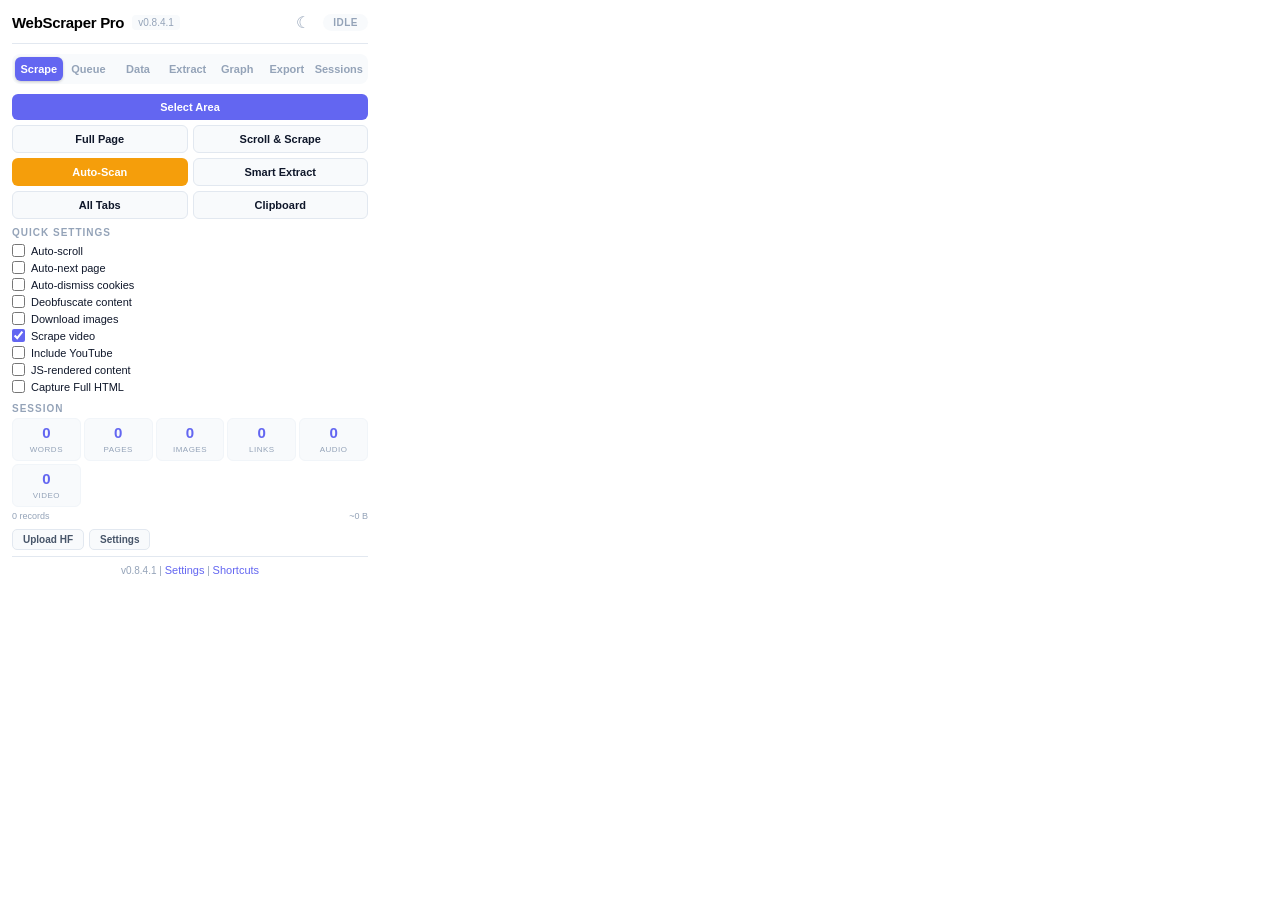
<file: extension/popup/popup.html>
<!DOCTYPE html>
<html lang="en">
<head>
  <meta charset="UTF-8">
  <link rel="stylesheet" href="popup.css">
</head>
<body>
  <div class="popup-container">
    <header>
      <div class="header-left">
        <h1>WebScraper Pro</h1>
        <span id="version-tag" class="version">v0.8.4.1</span>
      </div>
      <div class="header-right">
        <button id="btn-theme" class="btn-icon" title="Toggle theme">&#9790;</button>
        <span id="status-badge" class="badge badge-idle">Idle</span>
      </div>
    </header>

    <!-- Tab Navigation -->
    <nav class="tab-nav" id="tab-nav">
      <button class="tab-btn active" data-tab="scrape">Scrape</button>
      <button class="tab-btn" data-tab="queue">Queue</button>
      <button class="tab-btn" data-tab="data">Data</button>
      <button class="tab-btn" data-tab="extract">Extract</button>
      <button class="tab-btn" data-tab="graph">Graph</button>
      <button class="tab-btn" data-tab="export">Export</button>
      <button class="tab-btn" data-tab="sessions">Sessions</button>
    </nav>

    <!-- Scrape Tab -->
    <div id="tab-scrape" class="tab-content active">
      <section class="controls">
        <button id="btn-select-area" class="btn btn-primary" title="Click then drag to select an area">
          Select Area
        </button>
        <div class="btn-row-2">
          <button id="btn-scrape-page" class="btn btn-secondary" title="Scrape the visible page">
            Full Page
          </button>
          <button id="btn-scroll-scrape" class="btn btn-secondary" title="Scroll-first scraping">
            Scroll &amp; Scrape
          </button>
        </div>
        <div class="btn-row-2">
          <button id="btn-start-auto" class="btn btn-accent" title="Auto-scan with pagination">
            Auto-Scan
          </button>
          <button id="btn-smart-extract" class="btn btn-secondary" title="Extract article body intelligently">
            Smart Extract
          </button>
        </div>
        <div class="btn-row-2">
          <button id="btn-scrape-tabs" class="btn btn-secondary" title="Scrape all open tabs">
            All Tabs
          </button>
          <button id="btn-clipboard-scrape" class="btn btn-secondary" title="Scrape from clipboard">
            Clipboard
          </button>
        </div>
        <button id="btn-stop" class="btn btn-danger hidden" title="Stop current operation">
          Stop
        </button>
      </section>

      <section class="quick-config">
        <h2>Quick Settings</h2>
        <label class="toggle-row">
          <input type="checkbox" id="chk-auto-scroll">
          <span>Auto-scroll</span>
        </label>
        <label class="toggle-row">
          <input type="checkbox" id="chk-auto-next">
          <span>Auto-next page</span>
        </label>
        <label class="toggle-row">
          <input type="checkbox" id="chk-cookie-dismiss">
          <span>Auto-dismiss cookies</span>
        </label>
        <label class="toggle-row">
          <input type="checkbox" id="chk-deobfuscate">
          <span>Deobfuscate content</span>
        </label>
        <label class="toggle-row">
          <input type="checkbox" id="chk-download-images">
          <span>Download images</span>
        </label>
        <label class="toggle-row">
          <input type="checkbox" id="chk-scrape-video" checked>
          <span>Scrape video</span>
        </label>
        <label class="toggle-row">
          <input type="checkbox" id="chk-allow-youtube">
          <span>Include YouTube</span>
        </label>
        <label class="toggle-row">
          <input type="checkbox" id="chk-scrape-js">
          <span>JS-rendered content</span>
        </label>
        <label class="toggle-row">
          <input type="checkbox" id="chk-capture-full-html">
          <span>Capture Full HTML</span>
        </label>
      </section>

      <section class="stats">
        <h2>Session <span id="session-timer" class="session-timer"></span></h2>
        <div class="stat-grid">
          <div class="stat"><span id="stat-words">0</span><small>Words</small></div>
          <div class="stat"><span id="stat-pages">0</span><small>Pages</small></div>
          <div class="stat"><span id="stat-images">0</span><small>Images</small></div>
          <div class="stat"><span id="stat-links">0</span><small>Links</small></div>
          <div class="stat"><span id="stat-audio">0</span><small>Audio</small></div>
          <div class="stat"><span id="stat-video">0</span><small>Video</small></div>
        </div>
        <div class="stat-meta">
          <span id="stat-records">0 records</span>
          <span id="stat-dedup" class="dedup-stat"></span>
          <span id="stat-size">~0 B</span>
        </div>
        <div id="domain-stats" class="domain-stats"></div>
      </section>

      <section class="actions">
        <button id="btn-upload-hf" class="btn btn-small">Upload HF</button>
        <button id="btn-options" class="btn btn-small">Settings</button>
      </section>
    </div>

    <!-- Queue Tab -->
    <div id="tab-queue" class="tab-content">
      <section class="queue-controls">
        <textarea id="queue-urls" class="queue-input" placeholder="Paste URLs here (one per line)..." rows="4"></textarea>
        <div class="btn-row-2">
          <button id="btn-queue-add" class="btn btn-primary">Add to Queue</button>
          <button id="btn-queue-start" class="btn btn-accent">Start Queue</button>
        </div>
        <button id="btn-queue-stop" class="btn btn-danger hidden">Stop Queue</button>
      </section>
      <section class="queue-stats">
        <div id="queue-progress" class="progress-bar"><div class="progress-fill"></div></div>
        <span id="queue-status-text">No items in queue</span>
      </section>
      <div id="queue-list" class="queue-list"></div>
      <button id="btn-queue-clear" class="btn btn-small btn-danger-small">Clear Queue</button>
    </div>

    <!-- Data Tab -->
    <div id="tab-data" class="tab-content">
      <div class="data-toolbar">
        <input type="text" id="data-search" class="data-search" placeholder="Search records...">
        <select id="data-filter" class="data-filter">
          <option value="all">All</option>
          <option value="text">Text</option>
          <option value="image">Images</option>
          <option value="link">Links</option>
          <option value="audio">Audio</option>
          <option value="video">Video</option>
          <option value="ai_extract">AI Extract</option>
        </select>
      </div>
      <div id="data-type-counts" class="data-type-counts"></div>
      <div id="data-preview" class="data-preview">
        <div class="data-empty">No data yet. Start scraping!</div>
      </div>
      <div id="data-pagination" class="data-pagination"></div>
      <div class="data-actions">
        <button id="btn-data-clear" class="btn btn-small btn-danger-small">Clear All Data</button>
        <span id="data-storage-usage" class="storage-usage"></span>
      </div>
    </div>

    <!-- Extract Tab (local regex, no external AI) -->
    <div id="tab-extract" class="tab-content">
      <section class="ai-hero">
        <div class="ai-header-row">
          <h2>Extract Data</h2>
          <small class="ai-mode-label">Local regex patterns</small>
        </div>

        <div class="ai-template-section">
          <label class="ai-label">Template</label>
          <select id="sel-ai-template" class="ai-select">
            <option value="all">All (Combined)</option>
            <option value="article">Article / Blog Post</option>
            <option value="product">Product / Listing</option>
            <option value="contact">Contact Info</option>
            <option value="event">Event / Schedule</option>
            <option value="recipe">Recipe</option>
            <option value="research">Research Paper</option>
            <option value="job">Job Posting</option>
            <option value="review">Review / Rating</option>
            <option value="custom">Custom Template...</option>
          </select>
        </div>

        <div id="custom-template-section" class="custom-template-section hidden">
          <label class="ai-label">Custom JSON Template</label>
          <textarea id="ai-custom-template" class="ai-template-input" rows="5" placeholder='{"field_name": "string", "items": ["string"]}'></textarea>
        </div>

        <div class="btn-row-2">
          <button id="btn-ai-extract" class="btn btn-primary">Extract Page</button>
          <button id="btn-ai-batch" class="btn btn-secondary">Batch Extract</button>
        </div>
        <span id="ai-extract-status" class="export-status"></span>
      </section>

      <section class="ai-results-section">
        <h2>Results <span id="ai-result-count" class="result-count"></span></h2>
        <div id="ai-results" class="ai-results">
          <div class="data-empty">Run an extraction to see results</div>
        </div>
      </section>
    </div>

    <!-- Graph Tab (GwSS / SSDg) -->
    <div id="tab-graph" class="tab-content">
      <section class="graph-hero">
        <div class="graph-header-row">
          <h2>GwSS</h2>
          <small class="graph-subtitle">Global Web of Scraped Sites</small>
        </div>
        <p class="graph-desc">Interactive visual graph of all scraped domains, data flow, and metadata.</p>
        <button id="btn-open-gwss" class="btn btn-primary btn-full">Open GwSS Graph</button>
      </section>

      <section class="graph-preview">
        <h2>Sites Overview</h2>
        <div id="graph-domain-list" class="graph-domain-list">
          <div class="data-empty">No scraped data yet</div>
        </div>
      </section>

      <section class="graph-stats-section">
        <div class="graph-stat-row">
          <div class="graph-stat">
            <span id="gs-domains" class="graph-stat-num">0</span>
            <small>Domains</small>
          </div>
          <div class="graph-stat">
            <span id="gs-records" class="graph-stat-num">0</span>
            <small>Records</small>
          </div>
          <div class="graph-stat">
            <span id="gs-size" class="graph-stat-num">0 B</span>
            <small>Data Size</small>
          </div>
        </div>
      </section>
    </div>

    <!-- Export Tab -->
    <div id="tab-export" class="tab-content">
      <section class="export-section">
        <h2>Export Data</h2>
        <div class="field-row">
          <label for="sel-format">Format:</label>
          <select id="sel-format">
            <option value="jsonl">JSONL</option>
            <option value="json">JSON</option>
            <option value="csv">CSV</option>
            <option value="xml">XML</option>
            <option value="md">Markdown</option>
            <option value="html">HTML</option>
            <option value="parquet">Parquet</option>
          </select>
        </div>
        <label class="toggle-row">
          <input type="checkbox" id="chk-pretty-print">
          <span>Pretty-print JSON/JSONL</span>
        </label>
        <button id="btn-export" class="btn btn-primary btn-full">Export Data</button>
        <span id="export-status" class="export-status"></span>
      </section>

      <section class="export-section">
        <h2>Image Export</h2>
        <div class="btn-row-2">
          <select id="sel-img-format" class="img-format-select">
            <option value="png">PNG</option>
            <option value="webp">WebP</option>
            <option value="jpeg">JPEG</option>
            <option value="bmp">BMP</option>
            <option value="svg">SVG</option>
          </select>
          <button id="btn-export-images" class="btn btn-secondary btn-small">Export Images</button>
        </div>
        <span id="img-export-status" class="export-status"></span>
      </section>

      <section class="export-section">
        <h2>HuggingFace</h2>
        <button id="btn-upload-hf-2" class="btn btn-accent btn-full">Upload to HuggingFace</button>
        <span id="hf-upload-status" class="export-status"></span>
      </section>
    </div>

    <!-- Sessions Tab -->
    <div id="tab-sessions" class="tab-content">
      <div class="session-save">
        <input type="text" id="session-name" class="session-input" placeholder="Session name...">
        <button id="btn-session-save" class="btn btn-primary">Save</button>
      </div>
      <div id="session-list" class="session-list">
        <div class="data-empty">No saved sessions</div>
      </div>
    </div>

    <!-- Record Detail Modal -->
    <div id="record-modal" class="modal hidden">
      <div class="modal-backdrop"></div>
      <div class="modal-content">
        <div class="modal-header">
          <span id="modal-type" class="dr-type"></span>
          <span id="modal-source" class="modal-source"></span>
          <button id="modal-close" class="btn-icon" title="Close">&times;</button>
        </div>
        <div id="modal-body" class="modal-body"></div>
        <div class="modal-footer">
          <button id="modal-copy" class="btn btn-small">Copy JSON</button>
          <button id="modal-copy-text" class="btn btn-small">Copy Text</button>
        </div>
      </div>
    </div>

    <footer>
      <small>v0.8.4.1 | <a id="link-options" href="#">Settings</a> | <a id="link-shortcuts" href="#">Shortcuts</a></small>
    </footer>
  </div>
  <script src="popup.js"></script>
</body>
</html>
</file>
<file: extension/gwss/gwss.css>
/* ── GwSS & SSDg Styles v0.7.1 ── */
:root {
  --bg-primary: #0d1117;
  --bg-secondary: #161b22;
  --bg-tertiary: #21262d;
  --bg-hover: #30363d;
  --border: #30363d;
  --border-subtle: #21262d;
  --text-primary: #e6edf3;
  --text-secondary: #8b949e;
  --text-muted: #6e7681;
  --accent: #818cf8;
  --accent-hover: #6366f1;
  --accent-glow: rgba(129, 140, 248, 0.25);
  --orange: #f59e0b;
  --red: #ef4444;
  --green: #10b981;
  --pink: #ec4899;
  --purple: #8b5cf6;
  --cyan: #06b6d4;
  --node-text: #818cf8;
  --node-image: #f59e0b;
  --node-link: #10b981;
  --node-audio: #8b5cf6;
  --edge-color: rgba(129, 140, 248, 0.15);
  --canvas-grid: rgba(129, 140, 248, 0.04);
}
[data-theme="light"] {
  --bg-primary: #ffffff;
  --bg-secondary: #f6f8fa;
  --bg-tertiary: #eaeef2;
  --bg-hover: #d0d7de;
  --border: #d0d7de;
  --border-subtle: #eaeef2;
  --text-primary: #1f2328;
  --text-secondary: #656d76;
  --text-muted: #8b949e;
  --accent: #6366f1;
  --accent-hover: #4f46e5;
  --accent-glow: rgba(99, 102, 241, 0.15);
  --edge-color: rgba(99, 102, 241, 0.12);
  --canvas-grid: rgba(99, 102, 241, 0.05);
}

* { margin: 0; padding: 0; box-sizing: border-box; }
html, body { height: 100%; overflow: hidden; }
body {
  font-family: -apple-system, BlinkMacSystemFont, "Segoe UI", Roboto, "Inter", sans-serif;
  background: var(--bg-primary);
  color: var(--text-primary);
  font-size: 13px;
}
#app { display: flex; flex-direction: column; height: 100vh; }

/* ── Top Bar ── */
#topbar {
  display: flex;
  align-items: center;
  justify-content: space-between;
  padding: 8px 16px;
  background: var(--bg-secondary);
  border-bottom: 1px solid var(--border);
  z-index: 10;
  flex-shrink: 0;
}
.topbar-left { display: flex; align-items: center; gap: 10px; }
.topbar-left h1 { font-size: 16px; font-weight: 700; color: var(--accent); letter-spacing: -0.5px; }
.subtitle { font-size: 11px; color: var(--text-muted); }
.node-count, .edge-count {
  font-size: 10px; background: var(--bg-tertiary); color: var(--text-secondary);
  padding: 2px 8px; border-radius: 10px; font-weight: 600;
}
.topbar-right { display: flex; align-items: center; gap: 6px; flex-wrap: wrap; }
.tb-btn {
  background: var(--bg-tertiary); color: var(--text-secondary); border: 1px solid var(--border);
  padding: 5px 12px; border-radius: 6px; font-size: 11px; font-weight: 600;
  cursor: pointer; transition: all 0.15s;
}
.tb-btn:hover { background: var(--bg-hover); color: var(--text-primary); }
.tb-export { background: var(--accent); color: #fff; border-color: var(--accent); }
.tb-export:hover { background: var(--accent-hover); }
.export-group { display: flex; gap: 3px; }

/* Lock button states */
.tb-lock { transition: all 0.25s; }
.tb-lock.locked { background: var(--orange); color: #fff; border-color: var(--orange); }
.tb-lock.locked:hover { background: #d97706; }

/* Reorganize button */
.tb-reorg { background: var(--cyan); color: #fff; border-color: var(--cyan); }
.tb-reorg:hover { background: #0891b2; border-color: #0891b2; }

.tb-toggle {
  display: flex; align-items: center; gap: 4px; font-size: 11px;
  color: var(--text-muted); cursor: pointer; padding: 4px 8px;
  background: var(--bg-tertiary); border-radius: 6px; border: 1px solid var(--border);
}
.tb-toggle input { accent-color: var(--accent); width: 13px; height: 13px; }

/* ── Canvas ── */
#canvas-wrap {
  flex: 1; position: relative; overflow: hidden; cursor: grab;
  background:
    radial-gradient(circle at 50% 50%, var(--canvas-grid) 1px, transparent 1px);
  background-size: 30px 30px;
}
#canvas-wrap:active { cursor: grabbing; }
#gwss-canvas { display: block; width: 100%; height: 100%; }
.zoom-indicator {
  position: absolute; bottom: 12px; left: 12px;
  background: var(--bg-secondary); border: 1px solid var(--border);
  color: var(--text-muted); padding: 3px 10px; border-radius: 6px;
  font-size: 11px; font-weight: 600; pointer-events: none;
}
.physics-badge {
  position: absolute; bottom: 12px; left: 90px;
  background: var(--bg-secondary); border: 1px solid var(--border);
  color: var(--green); padding: 3px 10px; border-radius: 6px;
  font-size: 10px; font-weight: 600; pointer-events: none;
  transition: color 0.2s;
}
.physics-badge.off { color: var(--text-muted); }

/* ── Tooltip ── */
.tooltip {
  position: absolute; pointer-events: none; z-index: 20;
  background: var(--bg-secondary); border: 1px solid var(--border);
  border-radius: 8px; padding: 8px 12px; font-size: 11px;
  box-shadow: 0 4px 16px rgba(0,0,0,0.3);
  max-width: 280px;
  transition: opacity 0.15s;
}
.tooltip.hidden { display: none; }
.tooltip .tt-domain { font-weight: 700; color: var(--accent); margin-bottom: 4px; display: block; }
.tooltip .tt-meta { color: var(--text-secondary); line-height: 1.5; }
.tooltip .tt-tags { margin-top: 4px; display: flex; flex-wrap: wrap; gap: 3px; }
.tooltip .tt-tag {
  font-size: 9px; background: var(--bg-tertiary); color: var(--accent);
  padding: 1px 6px; border-radius: 8px; font-weight: 600;
}

/* ── Side Panel ── */
.side-panel {
  position: fixed; top: 0; right: 0; width: 380px; height: 100vh;
  background: var(--bg-primary); border-left: 1px solid var(--border);
  z-index: 30; overflow-y: auto; display: flex; flex-direction: column;
  box-shadow: -4px 0 24px rgba(0,0,0,0.3); transition: transform 0.25s ease;
}
.side-panel.hidden { transform: translateX(100%); pointer-events: none; }
.sp-header {
  display: flex; align-items: center; justify-content: space-between;
  padding: 12px 16px; border-bottom: 1px solid var(--border);
  background: var(--bg-secondary); flex-shrink: 0;
}
.sp-header h2 { font-size: 14px; color: var(--accent); }
.btn-icon {
  background: none; border: none; color: var(--text-muted); font-size: 20px;
  cursor: pointer; padding: 2px 6px; border-radius: 4px; transition: all 0.15s;
}
.btn-icon:hover { background: var(--bg-tertiary); color: var(--text-primary); }

.sp-section { padding: 12px 16px; border-bottom: 1px solid var(--border); }
.sp-section h3 {
  font-size: 11px; color: var(--text-muted); text-transform: uppercase;
  letter-spacing: 1px; margin-bottom: 8px; font-weight: 600;
  display: flex; align-items: center; gap: 6px;
}
.sp-section h3 small { text-transform: none; letter-spacing: 0; color: var(--accent); font-weight: normal; }
.sp-count { font-size: 10px; color: var(--accent); font-weight: normal; }

.sp-meta-grid {
  display: grid; grid-template-columns: 90px 1fr; gap: 4px 10px;
  font-size: 12px;
}
.sp-label { color: var(--text-muted); font-weight: 600; font-size: 10px; text-transform: uppercase; letter-spacing: 0.5px; }
.sp-value { color: var(--text-secondary); }
.sp-tags-wrap { display: flex; flex-wrap: wrap; gap: 3px; }
.sp-tag {
  font-size: 9px; background: var(--accent); color: #fff;
  padding: 2px 7px; border-radius: 10px; font-weight: 600;
}

/* Image grid */
.sp-image-grid {
  display: grid; grid-template-columns: repeat(3, 1fr); gap: 6px;
}
.sp-image-grid img {
  width: 100%; height: 70px; object-fit: cover;
  border-radius: 6px; border: 1px solid var(--border);
  cursor: pointer; transition: transform 0.15s;
}
.sp-image-grid img:hover { transform: scale(1.05); }

/* SSDg canvas */
#ssdg-canvas {
  width: 100%; border-radius: 8px;
  background: var(--bg-secondary); border: 1px solid var(--border);
}

/* Record list */
.sp-rec-list { max-height: 300px; overflow-y: auto; }
.sp-rec-item {
  padding: 6px 8px; border-radius: 6px; margin-bottom: 3px;
  font-size: 11px; background: var(--bg-secondary);
  border: 1px solid var(--border-subtle); cursor: pointer;
  transition: border-color 0.15s;
}
.sp-rec-item:hover { border-color: var(--accent); }
.sp-rec-type {
  display: inline-block; font-size: 9px; font-weight: 700;
  text-transform: uppercase; padding: 1px 5px; border-radius: 3px;
  margin-right: 6px; color: #fff;
}
.sp-rec-type-text { background: var(--accent); }
.sp-rec-type-image { background: var(--orange); }
.sp-rec-type-link { background: var(--green); }
.sp-rec-type-audio { background: var(--purple); }
.sp-rec-type-ai_extract { background: var(--pink); }
.sp-rec-content {
  color: var(--text-secondary); margin-top: 2px;
  overflow: hidden; text-overflow: ellipsis; white-space: nowrap;
}

/* ── Scrollbar ── */
::-webkit-scrollbar { width: 6px; }
::-webkit-scrollbar-track { background: transparent; }
::-webkit-scrollbar-thumb { background: var(--bg-tertiary); border-radius: 3px; }
::-webkit-scrollbar-thumb:hover { background: var(--text-muted); }
</file>
<file: extension/options/options.css>
/* ── Options Page Styles v0.6.3b1 ── */
:root {
  --bg-primary: #0f0f23;
  --bg-card: #1a1a2e;
  --bg-input: #2d3748;
  --bg-hover: #3d4758;
  --border: #2a2a4a;
  --text-primary: #e0e0e0;
  --text-secondary: #aaa;
  --text-muted: #888;
  --text-hint: #666;
  --accent: #7c83ff;
  --accent-hover: #6a71e0;
  --orange: #e67e22;
  --orange-hover: #cf6d17;
  --red: #e74c3c;
  --red-hover: #c0392b;
  --green: #27ae60;
}

[data-theme="light"] {
  --bg-primary: #f0f0f5;
  --bg-card: #ffffff;
  --bg-input: #f5f5fa;
  --bg-hover: #e8e8f0;
  --border: #d0d0e0;
  --text-primary: #1a1a2e;
  --text-secondary: #555;
  --text-muted: #888;
  --text-hint: #999;
  --accent: #5a60e0;
  --accent-hover: #4a50d0;
}

* { margin: 0; padding: 0; box-sizing: border-box; }

body {
  font-family: -apple-system, BlinkMacSystemFont, "Segoe UI", Roboto, sans-serif;
  background: var(--bg-primary);
  color: var(--text-primary);
  min-height: 100vh;
}

.options-container {
  max-width: 700px;
  margin: 0 auto;
  padding: 30px 20px;
}

header { display: flex; justify-content: space-between; align-items: flex-start; margin-bottom: 24px; }
header h1 { font-size: 24px; color: var(--accent); }
header .subtitle { color: var(--text-muted); font-size: 14px; margin-top: 4px; }
.btn-icon { background: none; border: 1px solid var(--border); color: var(--text-muted); cursor: pointer; font-size: 18px; padding: 4px 8px; border-radius: 6px; }
.btn-icon:hover { background: var(--bg-input); color: var(--text-primary); }

/* ── Card sections ── */
.card {
  background: var(--bg-card);
  border: 1px solid var(--border);
  border-radius: 10px;
  padding: 20px;
  margin-bottom: 16px;
}

.card h2 {
  font-size: 16px;
  color: var(--accent);
  margin-bottom: 14px;
  padding-bottom: 8px;
  border-bottom: 1px solid var(--border);
}

.card-hint {
  display: block;
  color: var(--text-hint);
  font-size: 12px;
  margin-bottom: 12px;
}

/* ── Fields ── */
.field { margin-bottom: 12px; }

.field label {
  display: block;
  color: var(--text-secondary);
  font-size: 13px;
  margin-bottom: 4px;
}

.field input[type="text"],
.field input[type="password"],
.field input[type="number"] {
  width: 100%;
  background: var(--bg-input);
  border: 1px solid var(--border);
  border-radius: 6px;
  padding: 8px 12px;
  color: var(--text-primary);
  font-size: 14px;
}

.field input:focus, .field select:focus, .field-textarea:focus {
  outline: none;
  border-color: var(--accent);
  box-shadow: 0 0 0 2px rgba(124, 131, 255, 0.2);
}

.field select {
  width: 100%;
  background: var(--bg-input);
  border: 1px solid var(--border);
  border-radius: 6px;
  padding: 8px 12px;
  color: var(--text-primary);
  font-size: 14px;
}

.field small {
  display: block;
  color: var(--text-hint);
  font-size: 11px;
  margin-top: 3px;
}

.field-textarea {
  width: 100%;
  background: var(--bg-input);
  border: 1px solid var(--border);
  border-radius: 6px;
  padding: 8px 12px;
  color: var(--text-primary);
  font-size: 13px;
  resize: vertical;
  font-family: inherit;
}

.code-textarea {
  font-family: "Fira Code", "Consolas", "Monaco", monospace;
  font-size: 12px;
}

/* ── Toggle rows ── */
.toggle-row {
  display: flex;
  align-items: center;
  gap: 10px;
  padding: 6px 0;
  cursor: pointer;
  font-size: 14px;
}

.toggle-row input[type="checkbox"] {
  accent-color: var(--accent);
  width: 16px;
  height: 16px;
}

/* ── Buttons ── */
.btn {
  padding: 8px 16px;
  border: none;
  border-radius: 6px;
  cursor: pointer;
  font-size: 13px;
  font-weight: 600;
  transition: background 0.15s;
}

.btn-primary { background: var(--accent); color: #fff; }
.btn-primary:hover { background: var(--accent-hover); }
.btn-accent { background: var(--orange); color: #fff; }
.btn-accent:hover { background: var(--orange-hover); }
.btn-danger { background: var(--red); color: #fff; }
.btn-danger:hover { background: var(--red-hover); }
.btn-small { padding: 5px 10px; font-size: 12px; background: var(--bg-input); color: var(--text-secondary); border: 1px solid var(--border); border-radius: 4px; cursor: pointer; margin-left: 8px; }
.btn-small:hover { background: var(--bg-hover); }

.btn-row {
  display: flex;
  gap: 10px;
  flex-wrap: wrap;
  margin-bottom: 12px;
}

/* ── Status indicators ── */
.status { font-size: 12px; margin-left: 8px; }
.status.success { color: var(--green); }
.status.error { color: var(--red); }

/* ── Stats display ── */
.stats-display {
  background: var(--bg-input);
  border-radius: 6px;
  padding: 12px;
  font-size: 13px;
  color: var(--text-secondary);
}

/* ── Save bar ── */
.save-bar {
  display: flex;
  align-items: center;
  justify-content: flex-end;
  gap: 12px;
  padding: 16px 0;
  border-top: 1px solid var(--border);
  margin-top: 8px;
}
</file>
<file: extension/popup/popup.css>
/* ── WebScraper Pro Popup v0.8.4.1 ── */
/* Minimalistic Dark/Light theme with system detection - Compact sizing */

:root {
  /* Dark theme (default) */
  --bg-primary: #0f172a;
  --bg-secondary: #1e293b;
  --bg-tertiary: #334155;
  --bg-hover: #475569;
  --border: #334155;
  --border-subtle: #1e293b;
  --text-primary: #f1f5f9;
  --text-secondary: #cbd5e1;
  --text-muted: #94a3b8;
  --accent: #818cf8;
  --accent-hover: #6366f1;
  --accent-glow: rgba(129, 140, 248, 0.15);
  --orange: #f59e0b;
  --orange-hover: #d97706;
  --red: #ef4444;
  --red-hover: #dc2626;
  --green: #10b981;
  --green-bg: rgba(16, 185, 129, 0.1);
  --pink: #ec4899;
  --purple: #a855f7;
}

[data-theme="light"] {
  /* Light theme */
  --bg-primary: #ffffff;
  --bg-secondary: #f8fafc;
  --bg-tertiary: #f1f5f9;
  --bg-hover: #e2e8f0;
  --border: #e2e8f0;
  --border-subtle: #f1f5f9;
  --text-primary: #0f172a;
  --text-secondary: #475569;
  --text-muted: #94a3b8;
  --accent: #6366f1;
  --accent-hover: #4f46e5;
  --accent-glow: rgba(99, 102, 241, 0.1);
}

/* Auto-detect system theme */
@media (prefers-color-scheme: light) {
  :root:not([data-theme="dark"]) {
    --bg-primary: #ffffff;
    --bg-secondary: #f8fafc;
    --bg-tertiary: #f1f5f9;
    --bg-hover: #e2e8f0;
    --border: #e2e8f0;
    --border-subtle: #f1f5f9;
    --text-primary: #0f172a;
    --text-secondary: #475569;
    --text-muted: #94a3b8;
    --accent: #6366f1;
    --accent-hover: #4f46e5;
    --accent-glow: rgba(99, 102, 241, 0.1);
  }
}

* { margin: 0; padding: 0; box-sizing: border-box; }

body {
  width: 380px;
  font-family: -apple-system, BlinkMacSystemFont, "Segoe UI", Roboto, "Inter", sans-serif;
  font-size: 12px;
  color: var(--text-primary);
  background: var(--bg-primary);
}

.popup-container { padding: 10px 12px; }

/* ── Header ── */
header {
  display: flex;
  align-items: center;
  justify-content: space-between;
  margin-bottom: 10px;
  padding-bottom: 8px;
  border-bottom: 1px solid var(--border);
}
.header-left { display: flex; align-items: center; gap: 8px; }
.header-right { display: flex; align-items: center; gap: 8px; }
header h1 { font-size: 15px; font-weight: 700; color: #000000 !important; letter-spacing: -0.3px; }
.version { font-size: 10px; color: var(--text-muted); background: var(--bg-secondary); padding: 2px 6px; border-radius: 4px; font-weight: 500; }
.btn-icon { background: none; border: none; color: var(--text-muted); cursor: pointer; font-size: 16px; padding: 3px 5px; border-radius: 5px; transition: all 0.15s; }
.btn-icon:hover { background: var(--bg-secondary); color: var(--text-primary); }

.badge {
  font-size: 10px;
  padding: 3px 10px;
  border-radius: 12px;
  font-weight: 600;
  text-transform: uppercase;
  letter-spacing: 0.5px;
}
.badge-idle { background: var(--bg-secondary); color: var(--text-muted); }
.badge-active { background: var(--green); color: #fff; }
.badge-scraping { background: var(--orange); color: #fff; animation: pulse 1.2s infinite; }
@keyframes pulse { 0%,100%{opacity:1} 50%{opacity:.6} }

/* ── Tab Navigation ── */
.tab-nav {
  display: flex;
  gap: 2px;
  margin-bottom: 10px;
  background: var(--bg-secondary);
  border-radius: 8px;
  padding: 3px;
}
.tab-btn {
  flex: 1;
  background: none;
  border: none;
  color: var(--text-muted);
  font-size: 11px;
  font-weight: 600;
  padding: 6px 2px;
  cursor: pointer;
  border-radius: 6px;
  transition: all 0.15s;
}
.tab-btn:hover { color: var(--text-primary); background: var(--bg-tertiary); }
.tab-btn.active { background: var(--accent); color: #fff; box-shadow: 0 1px 3px rgba(0,0,0,0.2); }

.tab-content { display: none; }
.tab-content.active { display: block; }

/* ── Buttons ── */
.controls { display: flex; flex-direction: column; gap: 5px; margin-bottom: 8px; }
.btn-row-2 { display: grid; grid-template-columns: 1fr 1fr; gap: 5px; }

.btn {
  padding: 7px 12px;
  border: none;
  border-radius: 6px;
  cursor: pointer;
  font-size: 11px;
  font-weight: 600;
  transition: background .15s, transform .1s, box-shadow .15s;
}
.btn:hover { transform: translateY(-1px); box-shadow: 0 2px 8px rgba(0,0,0,0.15); }
.btn:active { transform: translateY(0); box-shadow: none; }
.btn-primary { background: var(--accent); color: #fff; }
.btn-primary:hover { background: var(--accent-hover); }
.btn-secondary { background: var(--bg-secondary); color: var(--text-primary); border: 1px solid var(--border); }
.btn-secondary:hover { background: var(--bg-hover); }
.btn-accent { background: var(--orange); color: #fff; }
.btn-accent:hover { background: var(--orange-hover); }
.btn-danger { background: var(--red); color: #fff; }
.btn-danger:hover { background: var(--red-hover); }
.btn-small { background: var(--bg-secondary); color: var(--text-secondary); padding: 4px 10px; font-size: 10px; border: 1px solid var(--border); border-radius: 5px; cursor: pointer; }
.btn-small:hover { background: var(--bg-hover); }
.btn-danger-small { border-color: var(--red); color: var(--red); }
.btn-danger-small:hover { background: var(--red); color: #fff; }
.hidden { display: none !important; }

/* ── Quick config ── */
.quick-config { margin-bottom: 8px; }
.quick-config h2, .stats h2 { font-size: 10px; color: var(--text-muted); text-transform: uppercase; letter-spacing: 1px; margin-bottom: 4px; font-weight: 600; }
.toggle-row { display: flex; align-items: center; gap: 6px; padding: 2px 0; cursor: pointer; font-size: 11px; }
.toggle-row input[type="checkbox"] { accent-color: var(--accent); width: 13px; height: 13px; }
.field-row { display: flex; align-items: center; justify-content: space-between; padding: 2px 0; }
.field-row label { color: var(--text-secondary); font-size: 11px; }
.field-row select {
  background: var(--bg-secondary);
  color: var(--text-primary);
  border: 1px solid var(--border);
  border-radius: 6px;
  padding: 3px 8px;
  font-size: 11px;
}

/* ── Stats ── */
.stats { margin-bottom: 8px; }
.stats h2 { display: flex; align-items: center; gap: 6px; }
.session-timer { font-size: 9px; color: var(--orange); font-weight: normal; font-family: "SF Mono", "Fira Code", monospace; }
.stat-grid { display: grid; grid-template-columns: repeat(5, 1fr); gap: 3px; }
.stat {
  text-align: center;
  background: var(--bg-secondary);
  border-radius: 6px;
  padding: 5px 2px;
  border: 1px solid var(--border-subtle);
}
.stat span { display: block; font-size: 15px; font-weight: 700; color: var(--accent); }
.stat small { font-size: 8px; color: var(--text-muted); text-transform: uppercase; letter-spacing: 0.5px; }
.stat-meta {
  display: flex;
  justify-content: space-between;
  margin-top: 4px;
  font-size: 9px;
  color: var(--text-muted);
}

/* ── Actions ── */
.actions { display: flex; gap: 5px; margin-bottom: 6px; }

/* ── Queue ── */
.queue-controls { margin-bottom: 8px; }
.queue-input {
  width: 100%;
  background: var(--bg-secondary);
  color: var(--text-primary);
  border: 1px solid var(--border);
  border-radius: 6px;
  padding: 6px 10px;
  font-size: 11px;
  font-family: "SF Mono", "Fira Code", monospace;
  resize: vertical;
  margin-bottom: 5px;
}
.queue-input:focus { outline: none; border-color: var(--accent); box-shadow: 0 0 0 2px var(--accent-glow); }
.queue-stats { margin-bottom: 6px; }
.queue-stats span { font-size: 11px; color: var(--text-muted); }
.progress-bar {
  height: 5px;
  background: var(--bg-secondary);
  border-radius: 3px;
  margin-bottom: 6px;
  overflow: hidden;
}
.progress-fill {
  height: 100%;
  background: linear-gradient(90deg, var(--accent), var(--orange));
  border-radius: 3px;
  width: 0%;
  transition: width 0.3s;
}
.queue-list { max-height: 200px; overflow-y: auto; margin-bottom: 6px; }
.queue-item {
  display: flex;
  align-items: center;
  gap: 8px;
  padding: 5px 8px;
  border-radius: 6px;
  font-size: 11px;
  margin-bottom: 2px;
}
.queue-item:nth-child(even) { background: var(--bg-secondary); }
.queue-item .qi-status { width: 8px; height: 8px; border-radius: 50%; flex-shrink: 0; }
.qi-pending { background: var(--text-muted); }
.qi-scraping { background: var(--orange); animation: pulse 1s infinite; }
.qi-done { background: var(--green); }
.qi-failed { background: var(--red); }
.qi-skipped { background: #666; }
.queue-item .qi-url { flex: 1; overflow: hidden; text-overflow: ellipsis; white-space: nowrap; color: var(--text-secondary); }

/* ── Data Preview ── */
.data-toolbar { display: flex; gap: 6px; margin-bottom: 8px; }
.data-search {
  flex: 1;
  background: var(--bg-secondary);
  color: var(--text-primary);
  border: 1px solid var(--border);
  border-radius: 6px;
  padding: 6px 10px;
  font-size: 12px;
}
.data-search:focus { outline: none; border-color: var(--accent); box-shadow: 0 0 0 2px var(--accent-glow); }
.data-filter {
  background: var(--bg-secondary);
  color: var(--text-primary);
  border: 1px solid var(--border);
  border-radius: 6px;
  padding: 5px 8px;
  font-size: 11px;
}
.data-preview { max-height: 300px; overflow-y: auto; }
.data-empty { text-align: center; color: var(--text-muted); padding: 24px 12px; font-size: 12px; }
.data-record {
  background: var(--bg-secondary);
  border-radius: 8px;
  padding: 8px 10px;
  margin-bottom: 4px;
  font-size: 11px;
  border: 1px solid var(--border-subtle);
}
.data-record .dr-type {
  display: inline-block;
  font-size: 9px;
  font-weight: 700;
  text-transform: uppercase;
  padding: 2px 6px;
  border-radius: 4px;
  margin-right: 6px;
}
.dr-type-text { background: var(--accent); color: #fff; }
.dr-type-image { background: var(--orange); color: #fff; }
.dr-type-link { background: var(--green); color: #fff; }
.dr-type-audio { background: #8b5cf6; color: #fff; }
.data-record .dr-content { color: var(--text-secondary); margin-top: 4px; overflow: hidden; text-overflow: ellipsis; white-space: nowrap; }
.data-record .dr-source { color: var(--text-muted); font-size: 10px; margin-top: 3px; }
.data-record { cursor: pointer; transition: border-color 0.15s, box-shadow 0.15s; }
.data-record:hover { border-color: var(--accent); box-shadow: 0 0 0 1px var(--accent-glow); }
.data-pagination { display: flex; justify-content: center; gap: 4px; margin-top: 6px; }
.data-pagination button { background: var(--bg-secondary); border: 1px solid var(--border); color: var(--text-secondary); padding: 3px 10px; border-radius: 5px; cursor: pointer; font-size: 11px; }
.data-pagination button.active { background: var(--accent); color: #fff; border-color: var(--accent); }

/* ── Sessions ── */
.session-save { display: flex; gap: 6px; margin-bottom: 10px; }
.session-input {
  flex: 1;
  background: var(--bg-secondary);
  color: var(--text-primary);
  border: 1px solid var(--border);
  border-radius: 6px;
  padding: 6px 10px;
  font-size: 12px;
}
.session-input:focus { outline: none; border-color: var(--accent); box-shadow: 0 0 0 2px var(--accent-glow); }
.session-list { max-height: 250px; overflow-y: auto; }
.session-item {
  display: flex;
  align-items: center;
  justify-content: space-between;
  background: var(--bg-secondary);
  border-radius: 8px;
  padding: 8px 10px;
  margin-bottom: 4px;
  border: 1px solid var(--border-subtle);
}
.session-item .si-info { flex: 1; }
.session-item .si-name { font-weight: 600; font-size: 12px; color: var(--text-primary); }
.session-item .si-meta { font-size: 10px; color: var(--text-muted); }
.session-item .si-actions { display: flex; gap: 4px; }
.session-item .si-actions button {
  background: var(--bg-tertiary);
  border: none;
  color: var(--text-secondary);
  padding: 3px 8px;
  border-radius: 5px;
  cursor: pointer;
  font-size: 10px;
  transition: all 0.15s;
}
.session-item .si-actions button:hover { background: var(--accent); color: #fff; }
.session-item .si-actions .si-delete:hover { background: var(--red); }

/* ── AI Tab ── */
.ai-hero { margin-bottom: 10px; }
.ai-header-row {
  display: flex;
  align-items: center;
  justify-content: space-between;
  margin-bottom: 8px;
}
.ai-header-row h2 {
  font-size: 13px;
  color: var(--text-primary);
  display: flex;
  align-items: center;
  gap: 6px;
}

.ai-server-info {
  background: var(--bg-secondary);
  border: 1px solid var(--border);
  border-radius: 8px;
  padding: 8px 10px;
  margin-bottom: 10px;
}
.ai-info-grid {
  display: grid;
  grid-template-columns: 60px 1fr;
  gap: 3px 8px;
  font-size: 11px;
}
.ai-info-label { color: var(--text-muted); font-weight: 600; text-transform: uppercase; font-size: 9px; letter-spacing: 0.5px; }
.ai-info-value { color: var(--text-secondary); }

.ai-template-section { margin-bottom: 8px; }
.ai-label {
  display: block;
  font-size: 11px;
  color: var(--text-muted);
  text-transform: uppercase;
  letter-spacing: 0.5px;
  font-weight: 600;
  margin-bottom: 4px;
}
.ai-select {
  width: 100%;
  background: var(--bg-secondary);
  color: var(--text-primary);
  border: 1px solid var(--border);
  border-radius: 6px;
  padding: 6px 10px;
  font-size: 12px;
}
.ai-select:focus { outline: none; border-color: var(--accent); }

.custom-template-section { margin-bottom: 8px; }
.ai-template-input {
  width: 100%;
  background: var(--bg-secondary);
  color: var(--text-primary);
  border: 1px solid var(--border);
  border-radius: 6px;
  padding: 8px 10px;
  font-size: 11px;
  font-family: "SF Mono", "Fira Code", monospace;
  resize: vertical;
}
.ai-template-input:focus { outline: none; border-color: var(--accent); box-shadow: 0 0 0 2px var(--accent-glow); }

.ai-results-section { margin-bottom: 8px; }
.ai-results-section h2 {
  font-size: 11px;
  color: var(--text-muted);
  text-transform: uppercase;
  letter-spacing: 1px;
  margin-bottom: 6px;
  display: flex;
  align-items: center;
  gap: 6px;
}
.result-count { font-size: 10px; color: var(--accent); font-weight: normal; }
.ai-results { max-height: 200px; overflow-y: auto; }
.ai-result-item {
  background: var(--bg-secondary);
  border: 1px solid var(--border-subtle);
  border-radius: 8px;
  padding: 8px 10px;
  margin-bottom: 4px;
  font-size: 11px;
  cursor: pointer;
  transition: border-color 0.15s;
}
.ai-result-item:hover { border-color: var(--accent); }
.ai-result-field { padding: 2px 0; }
.ai-result-key { color: var(--accent); font-weight: 600; font-size: 10px; text-transform: uppercase; margin-right: 4px; }
.ai-result-value { color: var(--text-secondary); }

.ai-help-section { margin-top: 6px; }
.ai-help summary {
  font-size: 11px;
  color: var(--text-muted);
  cursor: pointer;
  padding: 4px 0;
}
.ai-help summary:hover { color: var(--text-primary); }
.ai-help-content {
  padding: 8px;
  background: var(--bg-secondary);
  border-radius: 6px;
  margin-top: 4px;
}
.ai-help-content p { font-size: 11px; color: var(--text-secondary); margin-bottom: 3px; }
.ai-help-content code {
  background: var(--bg-tertiary);
  padding: 1px 5px;
  border-radius: 3px;
  font-size: 10px;
  font-family: "SF Mono", "Fira Code", monospace;
}

/* ── Image Export ── */
.image-export-section { margin-bottom: 8px; }
.image-export-section h2 { font-size: 11px; color: var(--text-muted); text-transform: uppercase; letter-spacing: 1px; margin-bottom: 4px; display: flex; align-items: center; gap: 6px; }
.img-format-select {
  background: var(--bg-secondary);
  color: var(--text-primary);
  border: 1px solid var(--border);
  border-radius: 6px;
  padding: 5px 8px;
  font-size: 11px;
}
.export-status { font-size: 10px; color: var(--text-muted); display: block; margin-top: 3px; }

/* ── AI Status Dot ── */
.ai-dot { width: 8px; height: 8px; border-radius: 50%; display: inline-block; }
.ai-dot-off { background: var(--text-muted); }
.ai-dot-on { background: var(--green); box-shadow: 0 0 6px var(--green); }
.ai-dot-connecting { background: var(--orange); animation: pulse 1s infinite; }

/* ── Data Type Counts ── */
.data-type-counts {
  display: flex;
  gap: 4px;
  margin-bottom: 8px;
  flex-wrap: wrap;
}
.dtc-pill {
  font-size: 10px;
  padding: 3px 8px;
  border-radius: 12px;
  font-weight: 600;
  color: #fff;
}
.dtc-text { background: var(--accent); }
.dtc-image { background: var(--orange); }
.dtc-link { background: var(--green); }
.dtc-audio { background: #8b5cf6; }
.dtc-ai_extract { background: var(--pink); }
.dr-type-ai_extract { background: var(--pink); color: #fff; }

/* ── Data Actions ── */
.data-actions {
  display: flex;
  align-items: center;
  justify-content: space-between;
  margin-top: 8px;
  padding-top: 6px;
  border-top: 1px solid var(--border);
}
.storage-usage {
  font-size: 10px;
  color: var(--text-muted);
}

/* ── Record Detail Modal ── */
.modal { position: fixed; top: 0; left: 0; width: 100%; height: 100%; z-index: 999; }
.modal.hidden { display: none !important; }
.modal-backdrop { position: absolute; top: 0; left: 0; width: 100%; height: 100%; background: rgba(0,0,0,0.65); backdrop-filter: blur(2px); }
.modal-content {
  position: relative;
  margin: 16px 10px;
  background: var(--bg-primary);
  border: 1px solid var(--border);
  border-radius: 12px;
  max-height: calc(100% - 32px);
  display: flex;
  flex-direction: column;
  z-index: 1;
  box-shadow: 0 8px 32px rgba(0,0,0,0.3);
}
.modal-header {
  display: flex;
  align-items: center;
  gap: 8px;
  padding: 10px 12px;
  border-bottom: 1px solid var(--border);
}
.modal-header .btn-icon { margin-left: auto; font-size: 18px; }
.modal-source { font-size: 11px; color: var(--text-muted); }
.modal-body {
  flex: 1;
  overflow-y: auto;
  padding: 12px;
  font-size: 12px;
  line-height: 1.5;
  white-space: pre-wrap;
  word-break: break-word;
  color: var(--text-secondary);
  font-family: "SF Mono", "Fira Code", monospace;
}
.modal-body .field-label { color: var(--accent); font-weight: 600; font-family: -apple-system, sans-serif; }
.modal-body .field-value { color: var(--text-primary); margin-bottom: 6px; display: block; }
.modal-footer {
  display: flex;
  gap: 6px;
  padding: 8px 12px;
  border-top: 1px solid var(--border);
}

.modal-field {
  padding: 4px 0;
  font-size: 11px;
  word-break: break-word;
  border-bottom: 1px solid var(--border-subtle);
}
.modal-field:last-child { border-bottom: none; }
.modal-field strong {
  color: var(--accent);
  font-size: 10px;
  text-transform: uppercase;
  margin-right: 6px;
}

/* ── Domain Stats ── */
.domain-stats { margin-top: 5px; }
.domain-pill {
  display: inline-block;
  font-size: 9px;
  padding: 2px 6px;
  border-radius: 10px;
  background: var(--bg-secondary);
  color: var(--text-muted);
  margin: 1px;
  border: 1px solid var(--border-subtle);
}
.dedup-stat { font-size: 10px; color: var(--text-muted); margin-top: 2px; display: block; }

/* ── Export Tab ── */
.export-section { margin-bottom: 12px; padding-bottom: 10px; border-bottom: 1px solid var(--border); }
.export-section:last-child { border-bottom: none; }
.export-section h2 { font-size: 11px; color: var(--text-muted); text-transform: uppercase; letter-spacing: 1px; margin-bottom: 6px; font-weight: 600; }
.btn-full { width: 100%; margin-top: 4px; }

/* ── AI Mode ── */
.ai-mode-label { font-size: 10px; color: var(--text-muted); }

/* ── Graph Tab (GwSS) ── */
.graph-hero { margin-bottom: 10px; }
.graph-header-row { display: flex; align-items: center; gap: 8px; margin-bottom: 4px; }
.graph-header-row h2 { font-size: 14px; color: var(--accent); font-weight: 700; }
.graph-subtitle { font-size: 10px; color: var(--text-muted); }
.graph-desc { font-size: 11px; color: var(--text-secondary); margin-bottom: 8px; line-height: 1.4; }

.graph-preview { margin-bottom: 10px; }
.graph-preview h2 { font-size: 11px; color: var(--text-muted); text-transform: uppercase; letter-spacing: 1px; margin-bottom: 6px; font-weight: 600; }
.graph-domain-list { max-height: 180px; overflow-y: auto; }
.graph-domain-item {
  display: flex; align-items: center; justify-content: space-between;
  background: var(--bg-secondary); border: 1px solid var(--border-subtle);
  border-radius: 8px; padding: 7px 10px; margin-bottom: 3px;
  font-size: 11px; cursor: pointer; transition: border-color 0.15s;
}
.graph-domain-item:hover { border-color: var(--accent); }
.gdi-domain { font-weight: 600; color: var(--text-primary); flex: 1; }
.gdi-count { color: var(--accent); font-weight: 700; font-size: 12px; margin-left: 8px; }
.gdi-types { display: flex; gap: 3px; margin-left: 8px; }
.gdi-type-dot { width: 7px; height: 7px; border-radius: 50%; }

.graph-stats-section { margin-bottom: 8px; }
.graph-stat-row { display: grid; grid-template-columns: repeat(3, 1fr); gap: 6px; }
.graph-stat {
  text-align: center; background: var(--bg-secondary); border-radius: 8px;
  padding: 8px 4px; border: 1px solid var(--border-subtle);
}
.graph-stat-num { display: block; font-size: 18px; font-weight: 700; color: var(--accent); }
.graph-stat small { font-size: 9px; color: var(--text-muted); text-transform: uppercase; letter-spacing: 0.5px; }

/* ── Footer ── */
footer { text-align: center; color: var(--text-muted); padding-top: 6px; margin-top: 4px; border-top: 1px solid var(--border); }
footer a { color: var(--accent); text-decoration: none; font-size: 11px; }
footer a:hover { text-decoration: underline; }

/* ── Scrollbar ── */
::-webkit-scrollbar { width: 5px; }
::-webkit-scrollbar-track { background: transparent; }
::-webkit-scrollbar-thumb { background: var(--bg-tertiary); border-radius: 3px; }
::-webkit-scrollbar-thumb:hover { background: var(--text-muted); }

/* ── Smooth transitions ── */
select, input, textarea, button { transition: border-color 0.15s, box-shadow 0.15s, background 0.15s; }

/* ── Animated tab transitions ── */
.tab-content {
  opacity: 0;
  transform: translateY(6px);
  transition: opacity 0.25s ease, transform 0.25s ease;
  pointer-events: none;
}
.tab-content.active {
  opacity: 1;
  transform: translateY(0);
  pointer-events: auto;
}

/* ── Animated scraping spinner ── */
@keyframes spin {
  to { transform: rotate(360deg); }
}
@keyframes dash {
  0% { stroke-dasharray: 1, 150; stroke-dashoffset: 0; }
  50% { stroke-dasharray: 90, 150; stroke-dashoffset: -35; }
  100% { stroke-dasharray: 90, 150; stroke-dashoffset: -124; }
}
.scrape-spinner {
  display: inline-block;
  width: 16px;
  height: 16px;
  vertical-align: middle;
  margin-right: 6px;
}
.scrape-spinner svg {
  animation: spin 1.4s linear infinite;
  width: 16px;
  height: 16px;
}
.scrape-spinner svg circle {
  stroke: currentColor;
  stroke-linecap: round;
  animation: dash 1.4s ease-in-out infinite;
  fill: none;
  stroke-width: 3;
}
/* Larger spinner for loading states */
.loading-spinner {
  display: flex;
  align-items: center;
  justify-content: center;
  padding: 20px;
}
.loading-spinner svg {
  animation: spin 1.4s linear infinite;
  width: 28px;
  height: 28px;
}
.loading-spinner svg circle {
  stroke: var(--accent);
  stroke-linecap: round;
  animation: dash 1.4s ease-in-out infinite;
  fill: none;
  stroke-width: 2.5;
}

/* ── Smooth badge pulse (refined) ── */
@keyframes pulse-glow {
  0%, 100% { opacity: 1; box-shadow: 0 0 0 0 transparent; }
  50% { opacity: 0.8; box-shadow: 0 0 8px var(--orange); }
}
.badge-scraping { animation: pulse-glow 1.8s ease-in-out infinite; }

/* ── Button hover ripple effect ── */
.btn { position: relative; overflow: hidden; }
.btn::after {
  content: "";
  position: absolute;
  top: 50%;
  left: 50%;
  width: 0;
  height: 0;
  background: rgba(255,255,255,0.15);
  border-radius: 50%;
  transform: translate(-50%, -50%);
  transition: width 0.4s ease, height 0.4s ease;
}
.btn:active::after {
  width: 200%;
  height: 200%;
}

/* ── Stat counter animation ── */
@keyframes count-pop {
  0% { transform: scale(1); }
  50% { transform: scale(1.15); }
  100% { transform: scale(1); }
}
.stat span.updated {
  animation: count-pop 0.3s ease;
}

/* ── Smooth side-slide for records ── */
.data-record, .session-item, .queue-item, .ai-result-item {
  animation: slide-in 0.2s ease-out;
}
@keyframes slide-in {
  from { opacity: 0; transform: translateX(-8px); }
  to { opacity: 1; transform: translateX(0); }
}

/* ── Progress bar shimmer ── */
.progress-fill {
  background: linear-gradient(90deg, var(--accent), var(--orange), var(--accent));
  background-size: 200% 100%;
  animation: shimmer 2s ease infinite;
}
@keyframes shimmer {
  0% { background-position: 200% 0; }
  100% { background-position: -200% 0; }
}

/* ── Android / Mobile responsive ── */
@media (max-width: 420px) {
  body { width: 100vw; min-width: 280px; font-size: 12px; }
  .popup-container { padding: 8px 10px; }
  header h1 { font-size: 13px; }
  .tab-nav { gap: 1px; padding: 2px; overflow-x: auto; -webkit-overflow-scrolling: touch; }
  .tab-btn { font-size: 10px; padding: 7px 1px; min-width: 0; white-space: nowrap; }
  .btn { padding: 10px 12px; font-size: 13px; min-height: 38px; }
  .btn-row-2 { gap: 4px; }
  .stat-grid { grid-template-columns: repeat(3, 1fr); }
  .stat span { font-size: 15px; }
  .stat small { font-size: 8px; }
  .toggle-row { padding: 5px 0; font-size: 13px; }
  .toggle-row input[type="checkbox"] { width: 18px; height: 18px; }
  .queue-input { font-size: 13px; padding: 10px; }
  .data-search { font-size: 13px; padding: 8px; }
  .data-record { padding: 10px; }
  .session-item { padding: 10px; }
  .modal-content { margin: 8px 4px; }
  .modal-body { font-size: 11px; }
  footer { font-size: 10px; }
  /* Larger touch targets */
  .btn-icon { padding: 6px 8px; font-size: 18px; }
  .queue-item { padding: 8px; }
  .graph-domain-item { padding: 10px; }
}

/* ── Swipe hint indicator ── */
@media (hover: none) and (pointer: coarse) {
  .tab-nav { scroll-snap-type: x mandatory; }
  .tab-btn { scroll-snap-align: center; }
}
</file>
